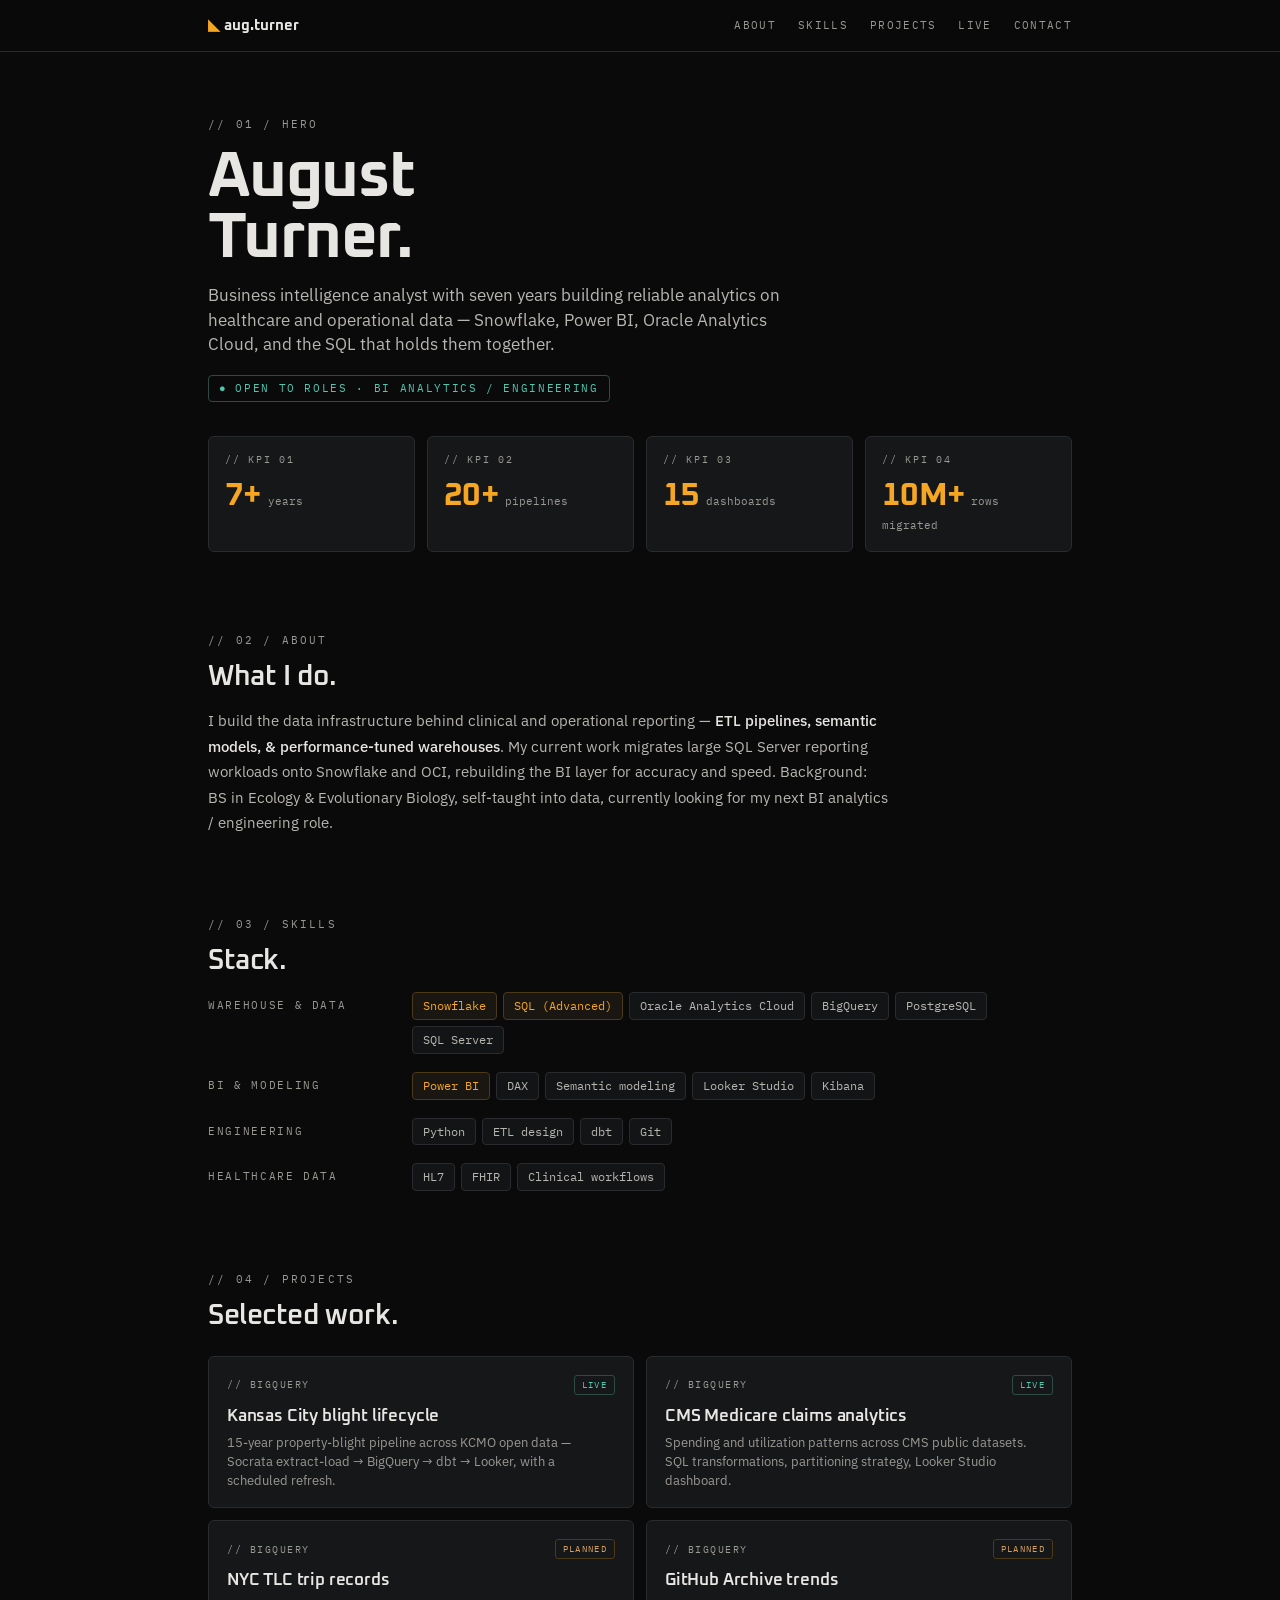
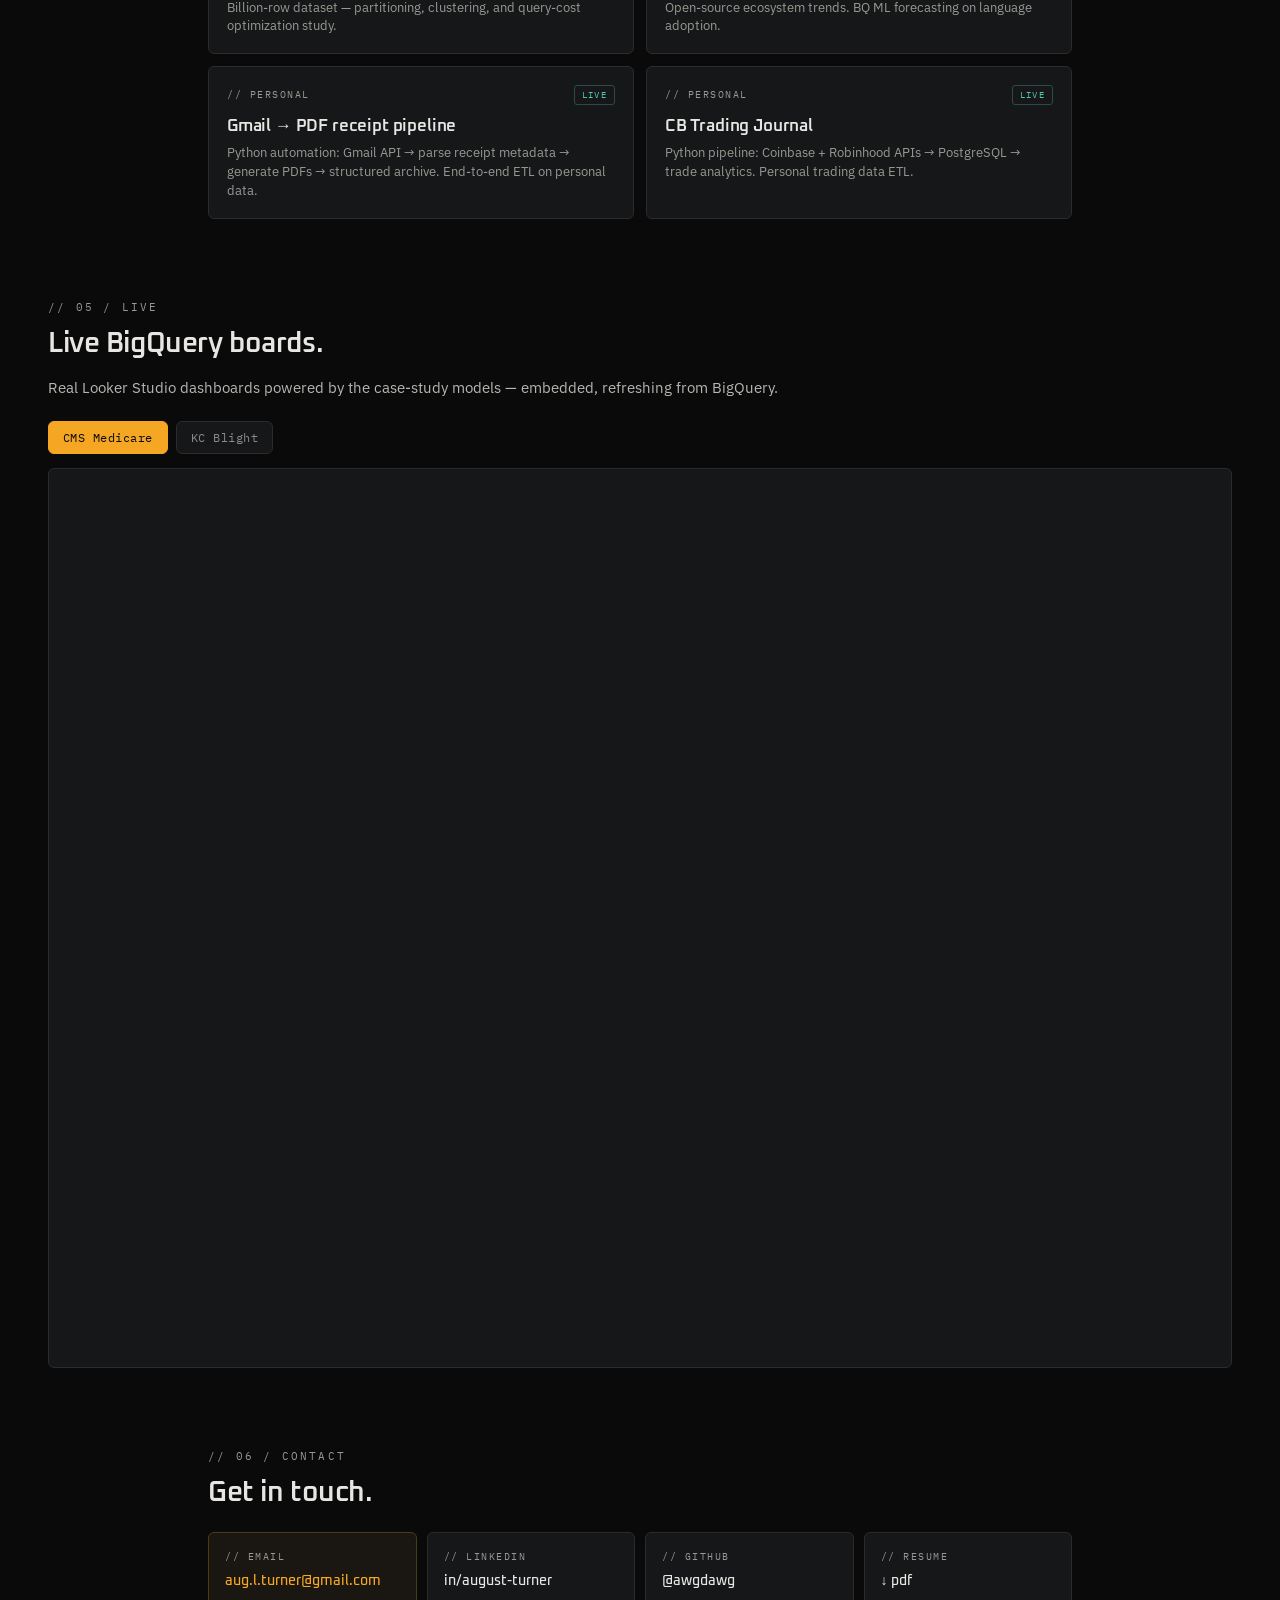
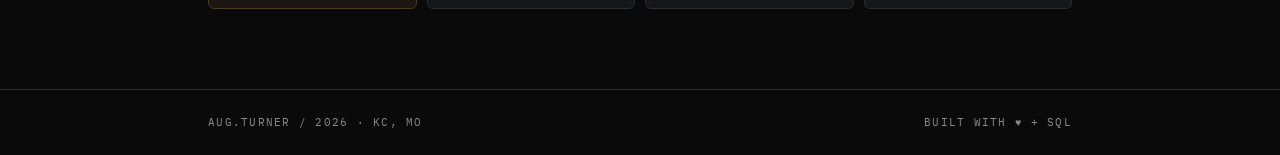
<file: index.html>
<!doctype html>
<html lang="en">
<head>
  <meta charset="utf-8">
  <meta name="viewport" content="width=device-width,initial-scale=1">
  <title>August Turner · BI / analytics engineering</title>
  <meta name="description" content="Business intelligence analyst with seven years building reliable analytics on healthcare and operational data.">
  <meta property="og:type" content="website">
  <meta property="og:title" content="August Turner · BI / analytics engineering">
  <meta property="og:description" content="Business intelligence analyst with seven years building reliable analytics on healthcare and operational data.">
  <meta property="og:url" content="https://augustturner.dev">
  <meta property="og:image" content="https://augustturner.dev/assets/og-image.png">
  <meta name="twitter:card" content="summary_large_image">
  <meta name="twitter:title" content="August Turner · BI / analytics engineering">
  <meta name="twitter:description" content="Business intelligence analyst with seven years building reliable analytics on healthcare and operational data.">
  <meta name="twitter:image" content="https://augustturner.dev/assets/og-image.png">
  <link rel="preconnect" href="https://fonts.googleapis.com">
  <link rel="preconnect" href="https://fonts.gstatic.com" crossorigin>
  <link rel="stylesheet" href="https://fonts.googleapis.com/css2?family=Oxanium:wght@400;500;600;700&family=IBM+Plex+Mono:wght@400;500&family=IBM+Plex+Sans:wght@400;500;600&display=swap">
  <link rel="stylesheet" href="assets/styles.css">
</head>
<body>
  <a class="skip-link" href="#main">Skip to content</a>
  <nav class="nav">
    <div class="container nav-inner">
      <a href="#" class="nav-brand">aug.turner</a>
      <ul class="nav-links">
        <li><a href="#about">About</a></li>
        <li><a href="#skills">Skills</a></li>
        <li><a href="#projects">Projects</a></li>
        <li><a href="#live">Live</a></li>
        <li><a href="#contact">Contact</a></li>
      </ul>
    </div>
  </nav>

  <main id="main">
    <section id="hero" class="container section hero">
  <div class="section-label">// 01 / hero</div>
  <h1 class="hero-name">August<br>Turner.</h1>
  <p class="hero-tagline">Business intelligence analyst with seven years building reliable analytics on healthcare and operational data — Snowflake, Power BI, Oracle Analytics Cloud, and the SQL that holds them together.</p>
  <span class="status-pill">Open to roles · BI Analytics / Engineering</span>

  <div class="kpi-grid">
    <div class="kpi"><div class="kpi-top"><span>// kpi 01</span></div><div><span class="kpi-val" data-target="7" data-suffix="+">7+</span><span class="kpi-unit">years</span></div></div>
    <div class="kpi"><div class="kpi-top"><span>// kpi 02</span></div><div><span class="kpi-val" data-target="20" data-suffix="+">20+</span><span class="kpi-unit">pipelines</span></div></div>
    <div class="kpi"><div class="kpi-top"><span>// kpi 03</span></div><div><span class="kpi-val" data-target="15">15</span><span class="kpi-unit">dashboards</span></div></div>
    <div class="kpi"><div class="kpi-top"><span>// kpi 04</span></div><div><span class="kpi-val" data-target="10" data-suffix="M+">10M+</span><span class="kpi-unit">rows migrated</span></div></div>
  </div>
</section>
    <section id="about" class="container section">
  <div class="section-label">// 02 / about</div>
  <h2 class="section-title">What I do.</h2>
  <p class="prose">
    I build the data infrastructure behind clinical and operational reporting — <strong>ETL pipelines, semantic models, &amp; performance-tuned warehouses</strong>. My current work migrates large SQL Server reporting workloads onto Snowflake and OCI, rebuilding the BI layer for accuracy and speed. Background: BS in Ecology &amp; Evolutionary Biology, self-taught into data, currently looking for my next BI analytics / engineering role.
  </p>
</section>
    <section id="skills" class="container section">
  <div class="section-label">// 03 / skills</div>
  <h2 class="section-title">Stack.</h2>
  <div class="skills-grid">
    <div class="skill-group-label">Warehouse &amp; data</div>
    <div class="pill-row">
      <span class="pill strong">Snowflake</span>
      <span class="pill strong">SQL (Advanced)</span>
      <span class="pill">Oracle Analytics Cloud</span>
      <span class="pill">BigQuery</span>
      <span class="pill">PostgreSQL</span>
      <span class="pill">SQL Server</span>
    </div>

    <div class="skill-group-label">BI &amp; modeling</div>
    <div class="pill-row">
      <span class="pill strong">Power BI</span>
      <span class="pill">DAX</span>
      <span class="pill">Semantic modeling</span>
      <span class="pill">Looker Studio</span>
      <span class="pill">Kibana</span>
    </div>

    <div class="skill-group-label">Engineering</div>
    <div class="pill-row">
      <span class="pill">Python</span>
      <span class="pill">ETL design</span>
      <span class="pill">dbt</span>
      <span class="pill">Git</span>
    </div>

    <div class="skill-group-label">Healthcare data</div>
    <div class="pill-row">
      <span class="pill">HL7</span>
      <span class="pill">FHIR</span>
      <span class="pill">Clinical workflows</span>
    </div>
  </div>
</section>
    <section id="projects" class="container section">
  <div class="section-label">// 04 / projects</div>
  <h2 class="section-title">Selected work.</h2>
  <div class="proj-grid">
    <a class="proj" href="projects/kc-blight.html">
      <div class="proj-top"><span>// bigquery</span><span class="badge live">live</span></div>
      <h3 class="proj-title">Kansas City blight lifecycle</h3>
      <p class="proj-desc">15-year property-blight pipeline across KCMO open data — Socrata extract-load → BigQuery → dbt → Looker, with a scheduled refresh.</p>
    </a>
    <a class="proj" href="projects/cms-medicare.html">
      <div class="proj-top"><span>// bigquery</span><span class="badge live">live</span></div>
      <h3 class="proj-title">CMS Medicare claims analytics</h3>
      <p class="proj-desc">Spending and utilization patterns across CMS public datasets. SQL transformations, partitioning strategy, Looker Studio dashboard.</p>
    </a>
    <a class="proj" href="projects/nyc-taxi.html">
      <div class="proj-top"><span>// bigquery</span><span class="badge planned">planned</span></div>
      <h3 class="proj-title">NYC TLC trip records</h3>
      <p class="proj-desc">Billion-row dataset — partitioning, clustering, and query-cost optimization study.</p>
    </a>
    <a class="proj" href="projects/github-archive.html">
      <div class="proj-top"><span>// bigquery</span><span class="badge planned">planned</span></div>
      <h3 class="proj-title">GitHub Archive trends</h3>
      <p class="proj-desc">Open-source ecosystem trends. BQ ML forecasting on language adoption.</p>
    </a>
    <a class="proj" href="projects/receipts-pipeline.html">
      <div class="proj-top"><span>// personal</span><span class="badge live">live</span></div>
      <h3 class="proj-title">Gmail → PDF receipt pipeline</h3>
      <p class="proj-desc">Python automation: Gmail API → parse receipt metadata → generate PDFs → structured archive. End-to-end ETL on personal data.</p>
    </a>
    <a class="proj" href="projects/cb-trading-journal.html">
      <div class="proj-top"><span>// personal</span><span class="badge live">live</span></div>
      <h3 class="proj-title">CB Trading Journal</h3>
      <p class="proj-desc">Python pipeline: Coinbase + Robinhood APIs → PostgreSQL → trade analytics. Personal trading data ETL.</p>
    </a>
  </div>
</section>
    <section id="live" class="container section">
  <div class="section-label">// 05 / live</div>
  <h2 class="section-title">Live BigQuery boards.</h2>
  <p class="prose" style="margin-bottom: 20px; max-width: none;">Real Looker Studio dashboards powered by the case-study models — embedded, refreshing from BigQuery.</p>
  <div class="bq-tabs" role="tablist">
    <button class="bq-tab active" role="tab" aria-selected="true" data-target="bq-cms">CMS Medicare</button>
    <button class="bq-tab" role="tab" aria-selected="false" data-target="bq-blight">KC Blight</button>
  </div>
  <div class="bq-embed bq-panel active" id="bq-cms">
    <iframe src="https://datastudio.google.com/embed/reporting/e620b108-dee9-4f15-923f-5cb0d60b7331/page/rAQzF"
            style="width:100%;height:100%;border:0;"
            loading="lazy"
            title="CMS Medicare cost-payment gap dashboard"
            allowfullscreen></iframe>
  </div>
  <div class="bq-embed bq-panel" id="bq-blight">
    <iframe data-src="https://datastudio.google.com/embed/reporting/c7ad0dd9-a109-43d1-8ac5-da0bbf8b855a/page/hjezF"
            style="width:100%;height:100%;border:0;"
            loading="lazy"
            title="Kansas City blight lifecycle dashboard"
            allowfullscreen></iframe>
  </div>
</section>
    <section id="contact" class="container section">
  <div class="section-label">// 06 / contact</div>
  <h2 class="section-title">Get in touch.</h2>
  <div class="contact-grid">
    <a class="contact-card cta" href="mailto:aug.l.turner@gmail.com">
      <div class="contact-label">// email</div>
      <div class="contact-val">aug.l.turner@gmail.com</div>
    </a>
    <a class="contact-card" href="https://linkedin.com/in/august-turner-702518123" target="_blank" rel="noopener">
      <div class="contact-label">// linkedin</div>
      <div class="contact-val">in/august-turner</div>
    </a>
    <a class="contact-card" href="https://github.com/awgdawg" target="_blank" rel="noopener">
      <div class="contact-label">// github</div>
      <div class="contact-val">@awgdawg</div>
    </a>
    <a class="contact-card" href="assets/resume.pdf" download>
      <div class="contact-label">// resume</div>
      <div class="contact-val">↓ pdf</div>
    </a>
  </div>
</section>
  </main>

  <footer class="footer">
    <div class="container footer-inner">
      <span>aug.turner / 2026 · KC, MO</span>
      <span>built with ♥ + SQL</span>
    </div>
  </footer>
  <script src="assets/app.js" defer></script>
</body>
</html>
</file>
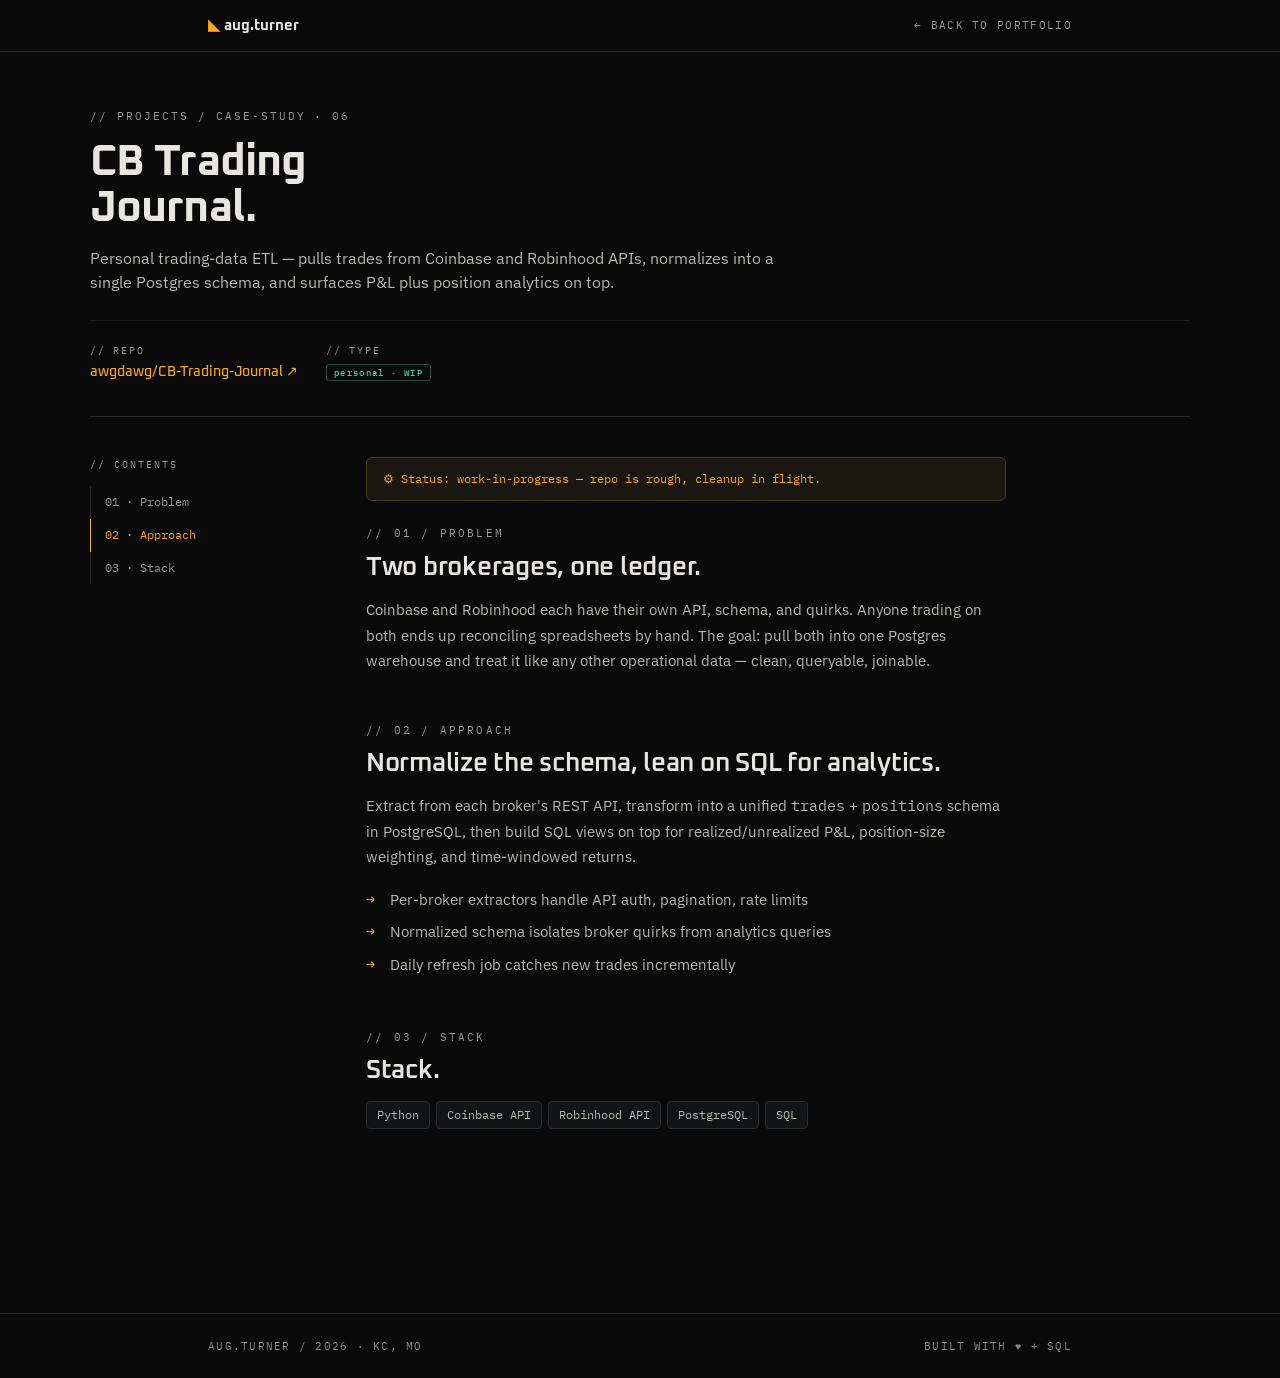
<file: projects/cb-trading-journal.html>
<!doctype html>
<html lang="en">
<head>
  <meta charset="utf-8">
  <meta name="viewport" content="width=device-width,initial-scale=1">
  <title>CB Trading Journal — August Turner</title>
  <meta name="description" content="Personal project (WIP): Python ETL pulling trades from Coinbase + Robinhood APIs into a unified PostgreSQL ledger.">
  <meta property="og:type" content="website">
  <meta property="og:title" content="CB Trading Journal — August Turner">
  <meta property="og:description" content="Personal project (WIP): Python ETL pulling trades from Coinbase + Robinhood APIs into a unified PostgreSQL ledger.">
  <meta property="og:url" content="https://augustturner.dev/projects/cb-trading-journal.html">
  <meta property="og:image" content="https://augustturner.dev/assets/og-image.png">
  <meta name="twitter:card" content="summary_large_image">
  <meta name="twitter:title" content="CB Trading Journal — August Turner">
  <meta name="twitter:description" content="Personal project (WIP): Python ETL pulling trades from Coinbase + Robinhood APIs into a unified PostgreSQL ledger.">
  <meta name="twitter:image" content="https://augustturner.dev/assets/og-image.png">
  <link rel="preconnect" href="https://fonts.googleapis.com">
  <link rel="preconnect" href="https://fonts.gstatic.com" crossorigin>
  <link rel="stylesheet" href="https://fonts.googleapis.com/css2?family=Oxanium:wght@400;500;600;700&family=IBM+Plex+Mono:wght@400;500&family=IBM+Plex+Sans:wght@400;500;600&display=swap">
  <link rel="stylesheet" href="../assets/styles.css">
</head>
<body>
  <a class="skip-link" href="#main">Skip to content</a>
  <nav class="nav">
    <div class="container nav-inner">
      <a href="../" class="nav-brand">aug.turner</a>
      <a href="../#projects" class="nav-links" style="font-family:var(--font-mono);font-size:11px;color:var(--text-dim);letter-spacing:0.12em;text-transform:uppercase;">← back to portfolio</a>
    </div>
  </nav>

  <header class="cs-container cs-header">
    <div class="cs-crumb">// projects / case-study · 06</div>
    <h1 class="cs-title">CB Trading<br>Journal.</h1>
    <p class="cs-subtitle">Personal trading-data ETL — pulls trades from Coinbase and Robinhood APIs, normalizes into a single Postgres schema, and surfaces P&amp;L plus position analytics on top.</p>
    <div class="cs-meta">
      <div class="cs-meta-item"><div class="lbl">// repo</div><div class="val"><a href="https://github.com/awgdawg/CB-Trading-Journal" target="_blank" rel="noopener" style="color:var(--accent)">awgdawg/CB-Trading-Journal ↗</a></div></div>
      <div class="cs-meta-item"><div class="lbl">// type</div><div class="val"><span class="badge live">personal · WIP</span></div></div>
    </div>
  </header>

  <div class="cs-container cs-body">
    <aside class="cs-toc">
      <div class="toc-label">// contents</div>
      <ul>
        <li class="active"><a href="#problem">01 · Problem</a></li>
        <li><a href="#approach">02 · Approach</a></li>
        <li><a href="#stack">03 · Stack</a></li>
      </ul>
    </aside>

    <main id="main">
      <div class="dev-banner">Status: work-in-progress — repo is rough, cleanup in flight.</div>

      <section id="problem" class="cs-section">
        <div class="cs-section-num">// 01 / problem</div>
        <h2>Two brokerages, one ledger.</h2>
        <p>Coinbase and Robinhood each have their own API, schema, and quirks. Anyone trading on both ends up reconciling spreadsheets by hand. The goal: pull both into one Postgres warehouse and treat it like any other operational data — clean, queryable, joinable.</p>
      </section>

      <section id="approach" class="cs-section">
        <div class="cs-section-num">// 02 / approach</div>
        <h2>Normalize the schema, lean on SQL for analytics.</h2>
        <p>Extract from each broker's REST API, transform into a unified <code class="mono">trades</code> + <code class="mono">positions</code> schema in PostgreSQL, then build SQL views on top for realized/unrealized P&amp;L, position-size weighting, and time-windowed returns.</p>
        <ul>
          <li>Per-broker extractors handle API auth, pagination, rate limits</li>
          <li>Normalized schema isolates broker quirks from analytics queries</li>
          <li>Daily refresh job catches new trades incrementally</li>
        </ul>
      </section>

      <section id="stack" class="cs-section">
        <div class="cs-section-num">// 03 / stack</div>
        <h2>Stack.</h2>
        <div class="pill-row">
          <span class="pill">Python</span>
          <span class="pill">Coinbase API</span>
          <span class="pill">Robinhood API</span>
          <span class="pill">PostgreSQL</span>
          <span class="pill">SQL</span>
        </div>
      </section>
    </main>
  </div>

  <footer class="footer">
    <div class="container footer-inner">
      <span>aug.turner / 2026 · KC, MO</span>
      <span>built with ♥ + SQL</span>
    </div>
  </footer>

  <script>
    // Active TOC highlight on scroll
    const tocLinks = document.querySelectorAll('.cs-toc li');
    const sections = document.querySelectorAll('.cs-section[id]');
    const obs = new IntersectionObserver((entries) => {
      entries.forEach((e) => {
        if (!e.isIntersecting) return;
        const id = e.target.id;
        tocLinks.forEach((li) => li.classList.toggle('active', li.querySelector('a').getAttribute('href') === '#' + id));
      });
    }, { rootMargin: '-30% 0px -65% 0px' });
    sections.forEach((s) => obs.observe(s));
  </script>
</body>
</html>
</file>
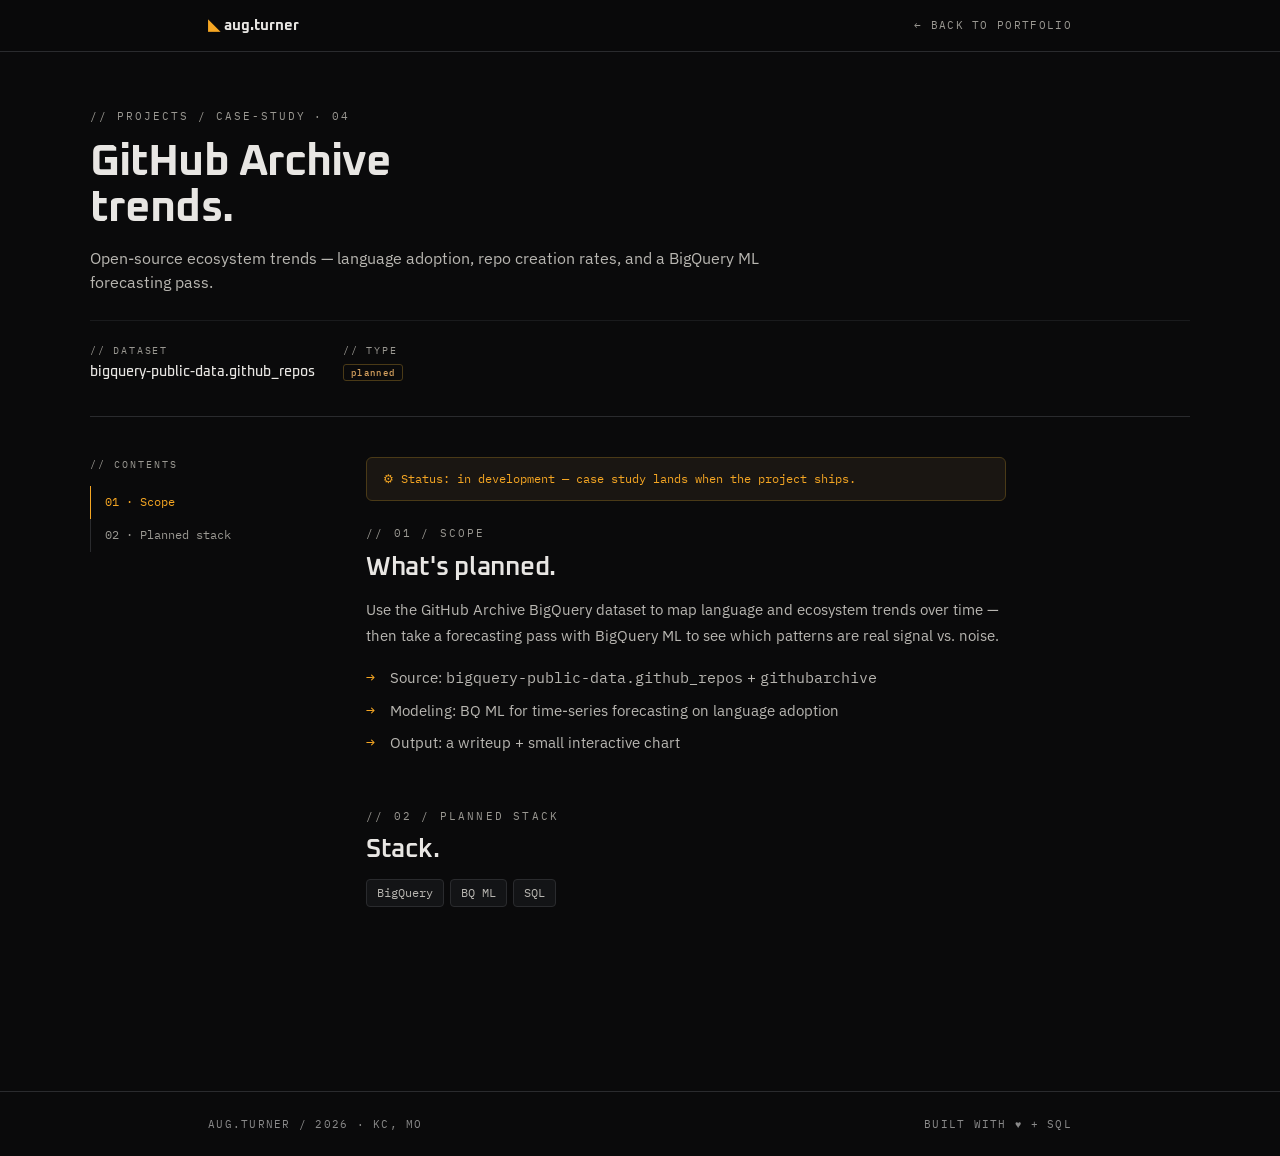
<file: projects/github-archive.html>
<!doctype html>
<html lang="en">
<head>
  <meta charset="utf-8">
  <meta name="viewport" content="width=device-width,initial-scale=1">
  <title>GitHub Archive trends — August Turner</title>
  <meta name="description" content="BigQuery case study (in development): open-source ecosystem trends with BigQuery ML forecasting.">
  <meta property="og:type" content="website">
  <meta property="og:title" content="GitHub Archive trends — August Turner">
  <meta property="og:description" content="BigQuery case study (in development): open-source ecosystem trends with BigQuery ML forecasting.">
  <meta property="og:url" content="https://augustturner.dev/projects/github-archive.html">
  <meta property="og:image" content="https://augustturner.dev/assets/og-image.png">
  <meta name="twitter:card" content="summary_large_image">
  <meta name="twitter:title" content="GitHub Archive trends — August Turner">
  <meta name="twitter:description" content="BigQuery case study (in development): open-source ecosystem trends with BigQuery ML forecasting.">
  <meta name="twitter:image" content="https://augustturner.dev/assets/og-image.png">
  <link rel="preconnect" href="https://fonts.googleapis.com">
  <link rel="preconnect" href="https://fonts.gstatic.com" crossorigin>
  <link rel="stylesheet" href="https://fonts.googleapis.com/css2?family=Oxanium:wght@400;500;600;700&family=IBM+Plex+Mono:wght@400;500&family=IBM+Plex+Sans:wght@400;500;600&display=swap">
  <link rel="stylesheet" href="../assets/styles.css">
</head>
<body>
  <a class="skip-link" href="#main">Skip to content</a>
  <nav class="nav">
    <div class="container nav-inner">
      <a href="../" class="nav-brand">aug.turner</a>
      <a href="../#projects" class="nav-links" style="font-family:var(--font-mono);font-size:11px;color:var(--text-dim);letter-spacing:0.12em;text-transform:uppercase;">← back to portfolio</a>
    </div>
  </nav>

  <header class="cs-container cs-header">
    <div class="cs-crumb">// projects / case-study · 04</div>
    <h1 class="cs-title">GitHub Archive<br>trends.</h1>
    <p class="cs-subtitle">Open-source ecosystem trends — language adoption, repo creation rates, and a BigQuery ML forecasting pass.</p>
    <div class="cs-meta">
      <div class="cs-meta-item"><div class="lbl">// dataset</div><div class="val">bigquery-public-data.github_repos</div></div>
      <div class="cs-meta-item"><div class="lbl">// type</div><div class="val"><span class="badge planned">planned</span></div></div>
    </div>
  </header>

  <div class="cs-container cs-body">
    <aside class="cs-toc">
      <div class="toc-label">// contents</div>
      <ul>
        <li class="active"><a href="#scope">01 · Scope</a></li>
        <li><a href="#stack">02 · Planned stack</a></li>
      </ul>
    </aside>

    <main id="main">
      <div class="dev-banner">Status: in development — case study lands when the project ships.</div>

      <section id="scope" class="cs-section">
        <div class="cs-section-num">// 01 / scope</div>
        <h2>What's planned.</h2>
        <p>Use the GitHub Archive BigQuery dataset to map language and ecosystem trends over time — then take a forecasting pass with BigQuery ML to see which patterns are real signal vs. noise.</p>
        <ul>
          <li>Source: <code class="mono">bigquery-public-data.github_repos</code> + <code class="mono">githubarchive</code></li>
          <li>Modeling: BQ ML for time-series forecasting on language adoption</li>
          <li>Output: a writeup + small interactive chart</li>
        </ul>
      </section>

      <section id="stack" class="cs-section">
        <div class="cs-section-num">// 02 / planned stack</div>
        <h2>Stack.</h2>
        <div class="pill-row">
          <span class="pill">BigQuery</span>
          <span class="pill">BQ ML</span>
          <span class="pill">SQL</span>
        </div>
      </section>
    </main>
  </div>

  <footer class="footer">
    <div class="container footer-inner">
      <span>aug.turner / 2026 · KC, MO</span>
      <span>built with ♥ + SQL</span>
    </div>
  </footer>

  <script>
    // Active TOC highlight on scroll
    const tocLinks = document.querySelectorAll('.cs-toc li');
    const sections = document.querySelectorAll('.cs-section[id]');
    const obs = new IntersectionObserver((entries) => {
      entries.forEach((e) => {
        if (!e.isIntersecting) return;
        const id = e.target.id;
        tocLinks.forEach((li) => li.classList.toggle('active', li.querySelector('a').getAttribute('href') === '#' + id));
      });
    }, { rootMargin: '-30% 0px -65% 0px' });
    sections.forEach((s) => obs.observe(s));
  </script>
</body>
</html>
</file>
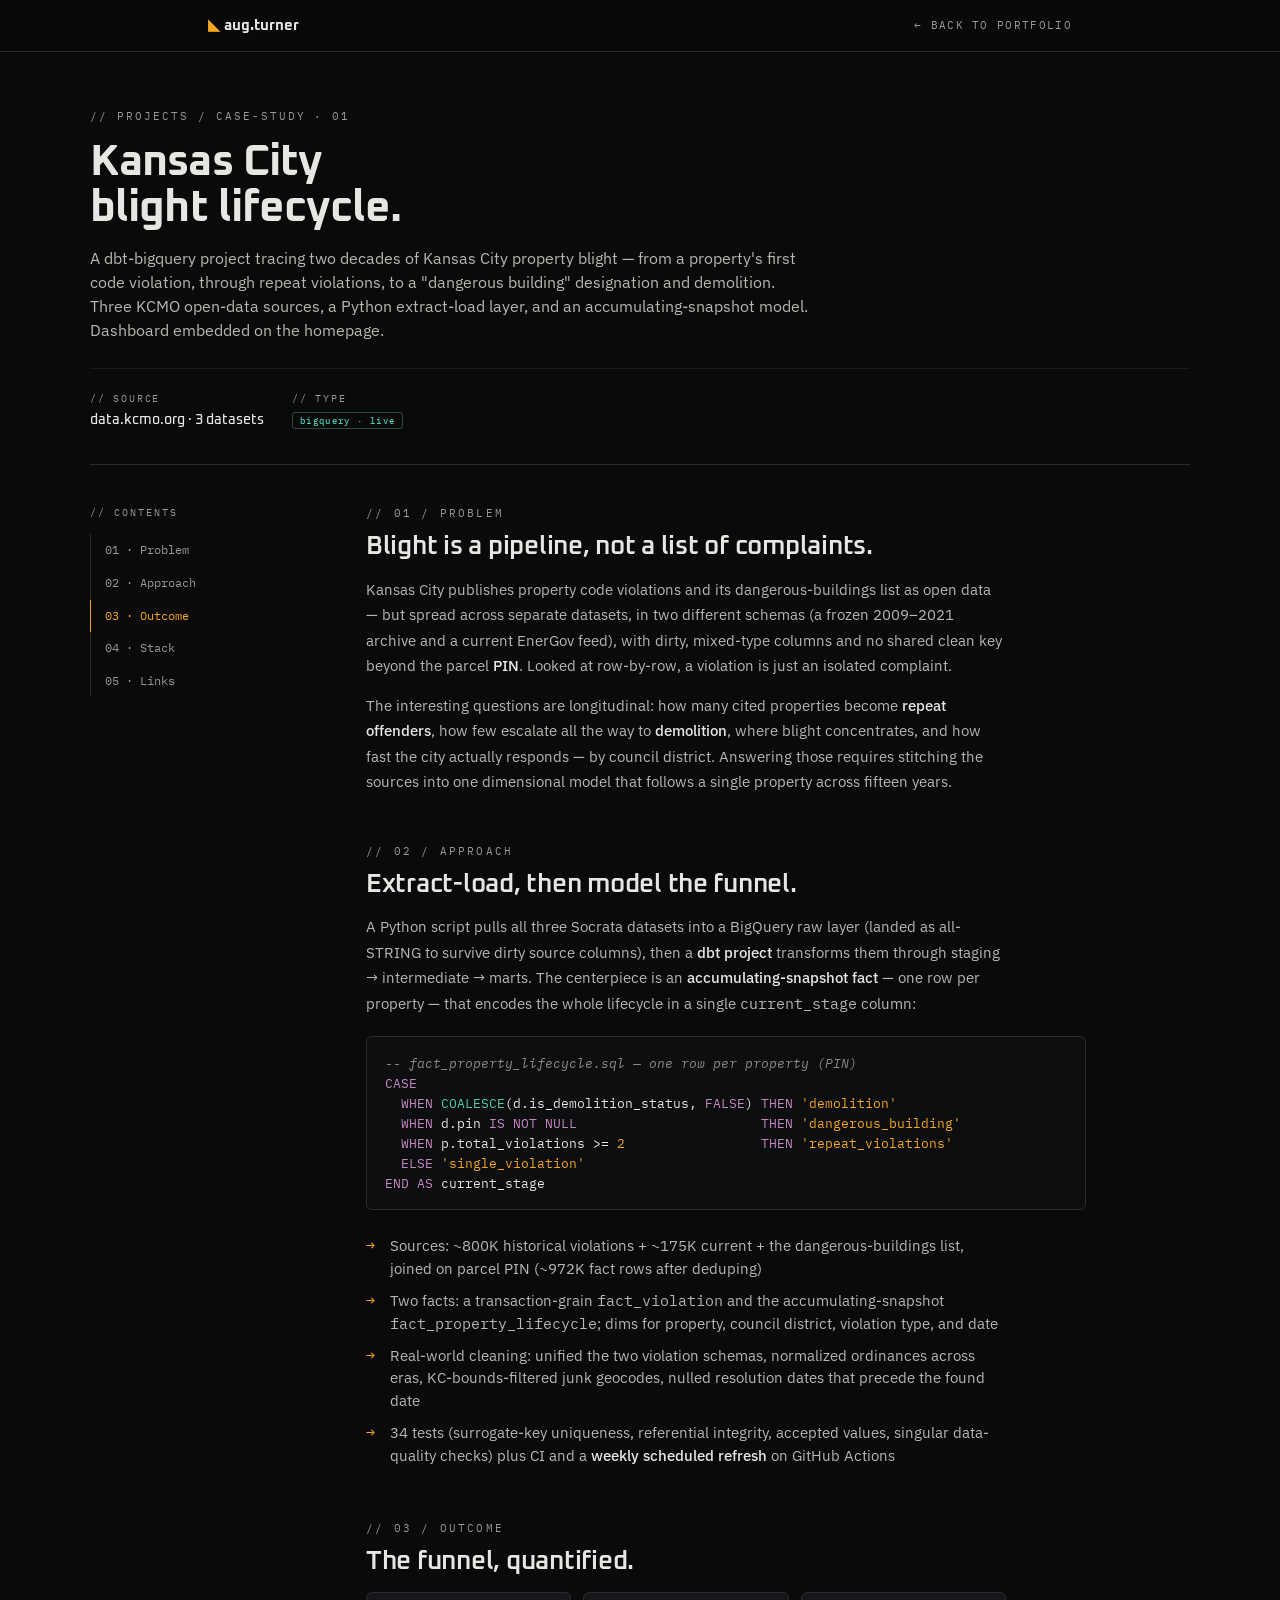
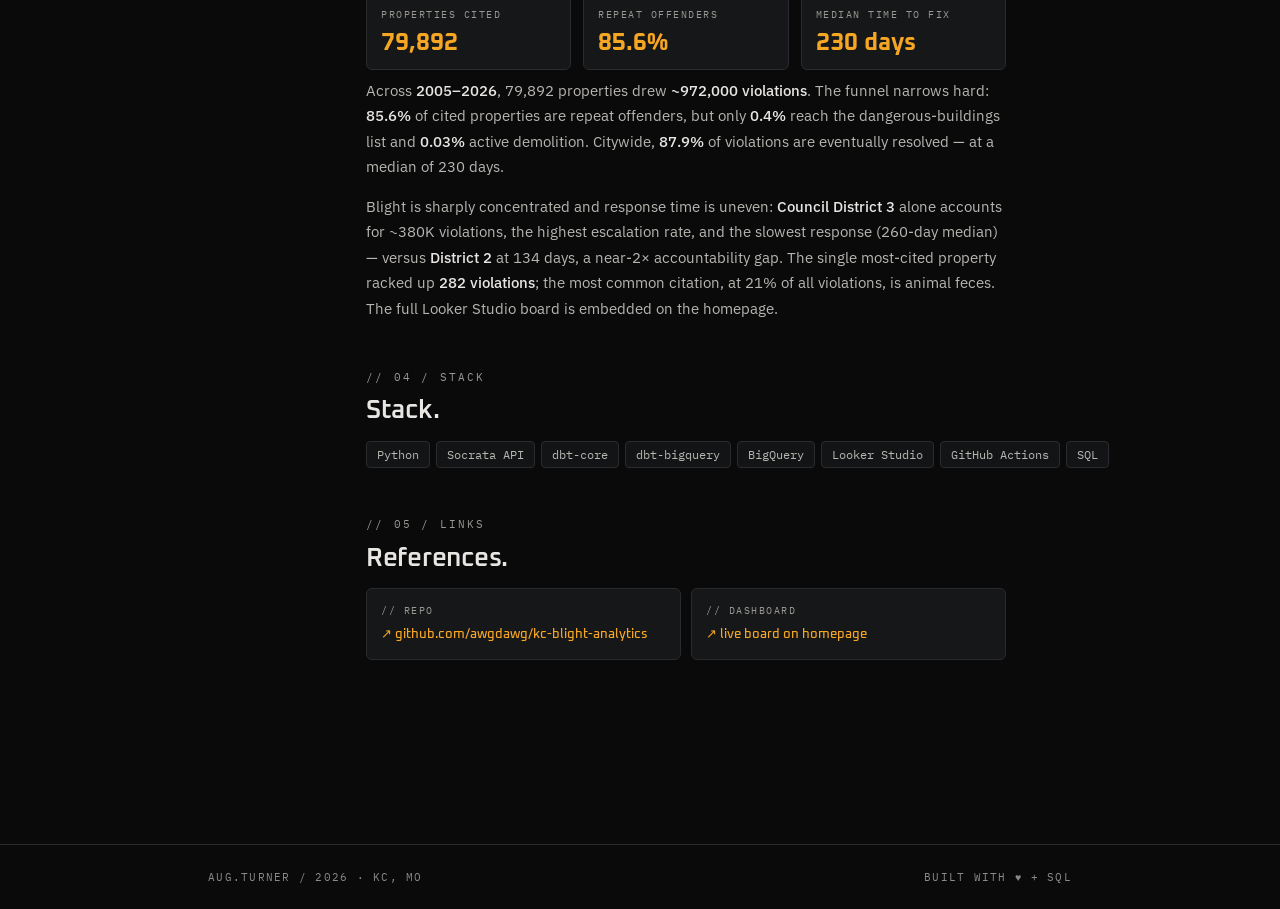
<file: projects/kc-blight.html>
<!doctype html>
<html lang="en">
<head>
  <meta charset="utf-8">
  <meta name="viewport" content="width=device-width,initial-scale=1">
  <title>Kansas City blight lifecycle — August Turner</title>
  <meta name="description" content="dbt-bigquery case study: 15 years of Kansas City property blight, from first violation to dangerous-building and demolition. Socrata extract-load, accumulating-snapshot model, Looker Studio dashboard.">
  <meta property="og:type" content="website">
  <meta property="og:title" content="Kansas City blight lifecycle — August Turner">
  <meta property="og:description" content="dbt-bigquery case study: 15 years of Kansas City property blight, modeled as a funnel from violation to demolition.">
  <meta property="og:url" content="https://augustturner.dev/projects/kc-blight.html">
  <meta property="og:image" content="https://augustturner.dev/assets/og-image.png">
  <meta name="twitter:card" content="summary_large_image">
  <meta name="twitter:title" content="Kansas City blight lifecycle — August Turner">
  <meta name="twitter:description" content="dbt-bigquery case study: 15 years of Kansas City property blight, modeled as a funnel from violation to demolition.">
  <meta name="twitter:image" content="https://augustturner.dev/assets/og-image.png">
  <link rel="preconnect" href="https://fonts.googleapis.com">
  <link rel="preconnect" href="https://fonts.gstatic.com" crossorigin>
  <link rel="stylesheet" href="https://fonts.googleapis.com/css2?family=Oxanium:wght@400;500;600;700&family=IBM+Plex+Mono:wght@400;500&family=IBM+Plex+Sans:wght@400;500;600&display=swap">
  <link rel="stylesheet" href="../assets/styles.css">
</head>
<body>
  <a class="skip-link" href="#main">Skip to content</a>
  <nav class="nav">
    <div class="container nav-inner">
      <a href="../" class="nav-brand">aug.turner</a>
      <a href="../#projects" class="nav-links" style="font-family:var(--font-mono);font-size:11px;color:var(--text-dim);letter-spacing:0.12em;text-transform:uppercase;">← back to portfolio</a>
    </div>
  </nav>

  <header class="cs-container cs-header">
    <div class="cs-crumb">// projects / case-study · 01</div>
    <h1 class="cs-title">Kansas City<br>blight lifecycle.</h1>
    <p class="cs-subtitle">A dbt-bigquery project tracing two decades of Kansas City property blight — from a property's first code violation, through repeat violations, to a "dangerous building" designation and demolition. Three KCMO open-data sources, a Python extract-load layer, and an accumulating-snapshot model. Dashboard embedded on the homepage.</p>
    <div class="cs-meta">
      <div class="cs-meta-item"><div class="lbl">// source</div><div class="val">data.kcmo.org · 3 datasets</div></div>
      <div class="cs-meta-item"><div class="lbl">// type</div><div class="val"><span class="badge live">bigquery · live</span></div></div>
    </div>
  </header>

  <div class="cs-container cs-body">
    <aside class="cs-toc">
      <div class="toc-label">// contents</div>
      <ul>
        <li class="active"><a href="#problem">01 · Problem</a></li>
        <li><a href="#approach">02 · Approach</a></li>
        <li><a href="#outcome">03 · Outcome</a></li>
        <li><a href="#stack">04 · Stack</a></li>
        <li><a href="#links">05 · Links</a></li>
      </ul>
    </aside>

    <main id="main">
      <section id="problem" class="cs-section">
        <div class="cs-section-num">// 01 / problem</div>
        <h2>Blight is a pipeline, not a list of complaints.</h2>
        <p>Kansas City publishes property code violations and its dangerous-buildings list as open data — but spread across separate datasets, in two different schemas (a frozen 2009–2021 archive and a current EnerGov feed), with dirty, mixed-type columns and no shared clean key beyond the parcel <strong>PIN</strong>. Looked at row-by-row, a violation is just an isolated complaint.</p>
        <p>The interesting questions are longitudinal: how many cited properties become <strong>repeat offenders</strong>, how few escalate all the way to <strong>demolition</strong>, where blight concentrates, and how fast the city actually responds — by council district. Answering those requires stitching the sources into one dimensional model that follows a single property across fifteen years.</p>
      </section>

      <section id="approach" class="cs-section">
        <div class="cs-section-num">// 02 / approach</div>
        <h2>Extract-load, then model the funnel.</h2>
        <p>A Python script pulls all three Socrata datasets into a BigQuery raw layer (landed as all-STRING to survive dirty source columns), then a <strong>dbt project</strong> transforms them through staging → intermediate → marts. The centerpiece is an <strong>accumulating-snapshot fact</strong> — one row per property — that encodes the whole lifecycle in a single <code class="mono">current_stage</code> column:</p>
        <pre class="code-block"><span class="sql-comment">-- fact_property_lifecycle.sql — one row per property (PIN)</span>
<span class="sql-keyword">CASE</span>
  <span class="sql-keyword">WHEN</span> <span class="sql-fn">COALESCE</span>(d.is_demolition_status, <span class="sql-keyword">FALSE</span>) <span class="sql-keyword">THEN</span> <span class="sql-string">'demolition'</span>
  <span class="sql-keyword">WHEN</span> d.pin <span class="sql-keyword">IS NOT NULL</span>                       <span class="sql-keyword">THEN</span> <span class="sql-string">'dangerous_building'</span>
  <span class="sql-keyword">WHEN</span> p.total_violations &gt;= <span class="sql-string">2</span>                 <span class="sql-keyword">THEN</span> <span class="sql-string">'repeat_violations'</span>
  <span class="sql-keyword">ELSE</span> <span class="sql-string">'single_violation'</span>
<span class="sql-keyword">END</span> <span class="sql-keyword">AS</span> current_stage</pre>
        <ul>
          <li>Sources: ~800K historical violations + ~175K current + the dangerous-buildings list, joined on parcel PIN (~972K fact rows after deduping)</li>
          <li>Two facts: a transaction-grain <code class="mono">fact_violation</code> and the accumulating-snapshot <code class="mono">fact_property_lifecycle</code>; dims for property, council district, violation type, and date</li>
          <li>Real-world cleaning: unified the two violation schemas, normalized ordinances across eras, KC-bounds-filtered junk geocodes, nulled resolution dates that precede the found date</li>
          <li>34 tests (surrogate-key uniqueness, referential integrity, accepted values, singular data-quality checks) plus CI and a <strong>weekly scheduled refresh</strong> on GitHub Actions</li>
        </ul>
      </section>

      <section id="outcome" class="cs-section">
        <div class="cs-section-num">// 03 / outcome</div>
        <h2>The funnel, quantified.</h2>
        <div class="outcome-grid">
          <div class="outcome"><div class="lbl">properties cited</div><div class="val">79,892</div></div>
          <div class="outcome"><div class="lbl">repeat offenders</div><div class="val">85.6%</div></div>
          <div class="outcome"><div class="lbl">median time to fix</div><div class="val">230 days</div></div>
        </div>
        <p>Across <strong>2005–2026</strong>, 79,892 properties drew <strong>~972,000 violations</strong>. The funnel narrows hard: <strong>85.6%</strong> of cited properties are repeat offenders, but only <strong>0.4%</strong> reach the dangerous-buildings list and <strong>0.03%</strong> active demolition. Citywide, <strong>87.9%</strong> of violations are eventually resolved — at a median of 230 days.</p>
        <p>Blight is sharply concentrated and response time is uneven: <strong>Council District 3</strong> alone accounts for ~380K violations, the highest escalation rate, and the slowest response (260-day median) — versus <strong>District 2</strong> at 134 days, a near-2× accountability gap. The single most-cited property racked up <strong>282 violations</strong>; the most common citation, at 21% of all violations, is animal feces. The full Looker Studio board is embedded on the homepage.</p>
      </section>

      <section id="stack" class="cs-section">
        <div class="cs-section-num">// 04 / stack</div>
        <h2>Stack.</h2>
        <div class="pill-row">
          <span class="pill">Python</span>
          <span class="pill">Socrata API</span>
          <span class="pill">dbt-core</span>
          <span class="pill">dbt-bigquery</span>
          <span class="pill">BigQuery</span>
          <span class="pill">Looker Studio</span>
          <span class="pill">GitHub Actions</span>
          <span class="pill">SQL</span>
        </div>
      </section>

      <section id="links" class="cs-section">
        <div class="cs-section-num">// 05 / links</div>
        <h2>References.</h2>
        <div class="link-row">
          <div class="link-card"><div class="lbl">// repo</div><div class="val"><a href="https://github.com/awgdawg/kc-blight-analytics" target="_blank" rel="noopener" style="color:var(--accent)">↗ github.com/awgdawg/kc-blight-analytics</a></div></div>
          <div class="link-card"><div class="lbl">// dashboard</div><div class="val"><a href="../#live" style="color:var(--accent)">↗ live board on homepage</a></div></div>
        </div>
      </section>
    </main>
  </div>

  <footer class="footer">
    <div class="container footer-inner">
      <span>aug.turner / 2026 · KC, MO</span>
      <span>built with ♥ + SQL</span>
    </div>
  </footer>

  <script>
    const tocLinks = document.querySelectorAll('.cs-toc li');
    const sections = document.querySelectorAll('.cs-section[id]');
    const obs = new IntersectionObserver((entries) => {
      entries.forEach((e) => {
        if (!e.isIntersecting) return;
        const id = e.target.id;
        tocLinks.forEach((li) => li.classList.toggle('active', li.querySelector('a').getAttribute('href') === '#' + id));
      });
    }, { rootMargin: '-30% 0px -65% 0px' });
    sections.forEach((s) => obs.observe(s));
  </script>
</body>
</html>
</file>
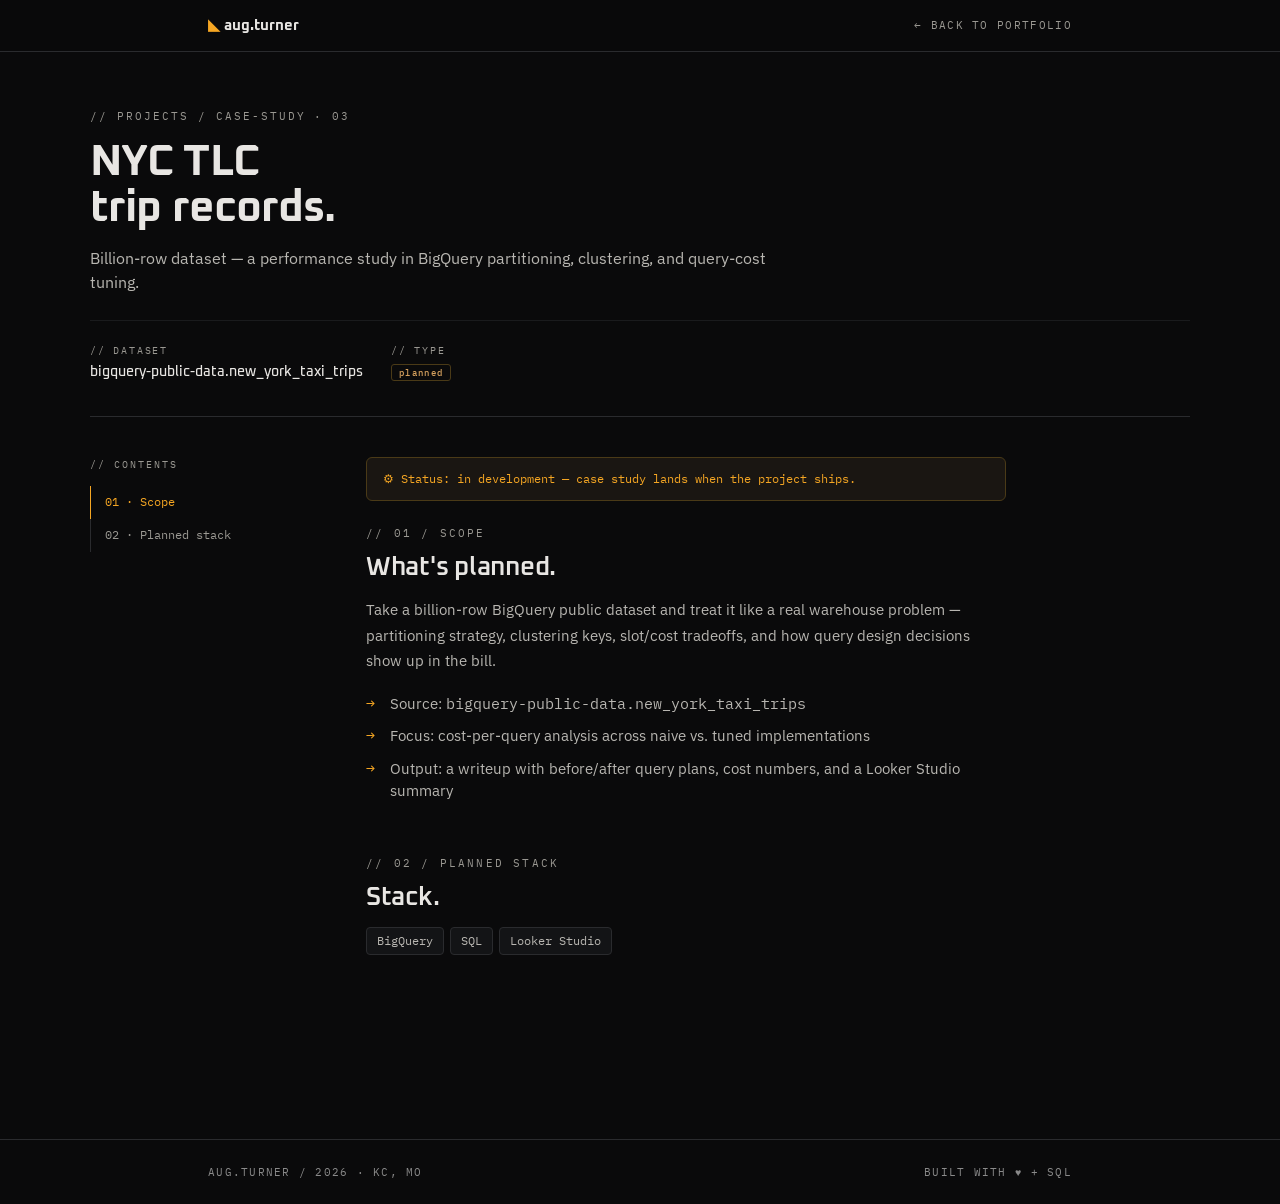
<file: projects/nyc-taxi.html>
<!doctype html>
<html lang="en">
<head>
  <meta charset="utf-8">
  <meta name="viewport" content="width=device-width,initial-scale=1">
  <title>NYC TLC trip records — August Turner</title>
  <meta name="description" content="BigQuery case study (in development): billion-row dataset, partitioning and query-cost optimization study.">
  <meta property="og:type" content="website">
  <meta property="og:title" content="NYC TLC trip records — August Turner">
  <meta property="og:description" content="BigQuery case study (in development): billion-row dataset, partitioning and query-cost optimization study.">
  <meta property="og:url" content="https://augustturner.dev/projects/nyc-taxi.html">
  <meta property="og:image" content="https://augustturner.dev/assets/og-image.png">
  <meta name="twitter:card" content="summary_large_image">
  <meta name="twitter:title" content="NYC TLC trip records — August Turner">
  <meta name="twitter:description" content="BigQuery case study (in development): billion-row dataset, partitioning and query-cost optimization study.">
  <meta name="twitter:image" content="https://augustturner.dev/assets/og-image.png">
  <link rel="preconnect" href="https://fonts.googleapis.com">
  <link rel="preconnect" href="https://fonts.gstatic.com" crossorigin>
  <link rel="stylesheet" href="https://fonts.googleapis.com/css2?family=Oxanium:wght@400;500;600;700&family=IBM+Plex+Mono:wght@400;500&family=IBM+Plex+Sans:wght@400;500;600&display=swap">
  <link rel="stylesheet" href="../assets/styles.css">
</head>
<body>
  <a class="skip-link" href="#main">Skip to content</a>
  <nav class="nav">
    <div class="container nav-inner">
      <a href="../" class="nav-brand">aug.turner</a>
      <a href="../#projects" class="nav-links" style="font-family:var(--font-mono);font-size:11px;color:var(--text-dim);letter-spacing:0.12em;text-transform:uppercase;">← back to portfolio</a>
    </div>
  </nav>

  <header class="cs-container cs-header">
    <div class="cs-crumb">// projects / case-study · 03</div>
    <h1 class="cs-title">NYC TLC<br>trip records.</h1>
    <p class="cs-subtitle">Billion-row dataset — a performance study in BigQuery partitioning, clustering, and query-cost tuning.</p>
    <div class="cs-meta">
      <div class="cs-meta-item"><div class="lbl">// dataset</div><div class="val">bigquery-public-data.new_york_taxi_trips</div></div>
      <div class="cs-meta-item"><div class="lbl">// type</div><div class="val"><span class="badge planned">planned</span></div></div>
    </div>
  </header>

  <div class="cs-container cs-body">
    <aside class="cs-toc">
      <div class="toc-label">// contents</div>
      <ul>
        <li class="active"><a href="#scope">01 · Scope</a></li>
        <li><a href="#stack">02 · Planned stack</a></li>
      </ul>
    </aside>

    <main id="main">
      <div class="dev-banner">Status: in development — case study lands when the project ships.</div>

      <section id="scope" class="cs-section">
        <div class="cs-section-num">// 01 / scope</div>
        <h2>What's planned.</h2>
        <p>Take a billion-row BigQuery public dataset and treat it like a real warehouse problem — partitioning strategy, clustering keys, slot/cost tradeoffs, and how query design decisions show up in the bill.</p>
        <ul>
          <li>Source: <code class="mono">bigquery-public-data.new_york_taxi_trips</code></li>
          <li>Focus: cost-per-query analysis across naive vs. tuned implementations</li>
          <li>Output: a writeup with before/after query plans, cost numbers, and a Looker Studio summary</li>
        </ul>
      </section>

      <section id="stack" class="cs-section">
        <div class="cs-section-num">// 02 / planned stack</div>
        <h2>Stack.</h2>
        <div class="pill-row">
          <span class="pill">BigQuery</span>
          <span class="pill">SQL</span>
          <span class="pill">Looker Studio</span>
        </div>
      </section>
    </main>
  </div>

  <footer class="footer">
    <div class="container footer-inner">
      <span>aug.turner / 2026 · KC, MO</span>
      <span>built with ♥ + SQL</span>
    </div>
  </footer>

  <script>
    // Active TOC highlight on scroll
    const tocLinks = document.querySelectorAll('.cs-toc li');
    const sections = document.querySelectorAll('.cs-section[id]');
    const obs = new IntersectionObserver((entries) => {
      entries.forEach((e) => {
        if (!e.isIntersecting) return;
        const id = e.target.id;
        tocLinks.forEach((li) => li.classList.toggle('active', li.querySelector('a').getAttribute('href') === '#' + id));
      });
    }, { rootMargin: '-30% 0px -65% 0px' });
    sections.forEach((s) => obs.observe(s));
  </script>
</body>
</html>
</file>
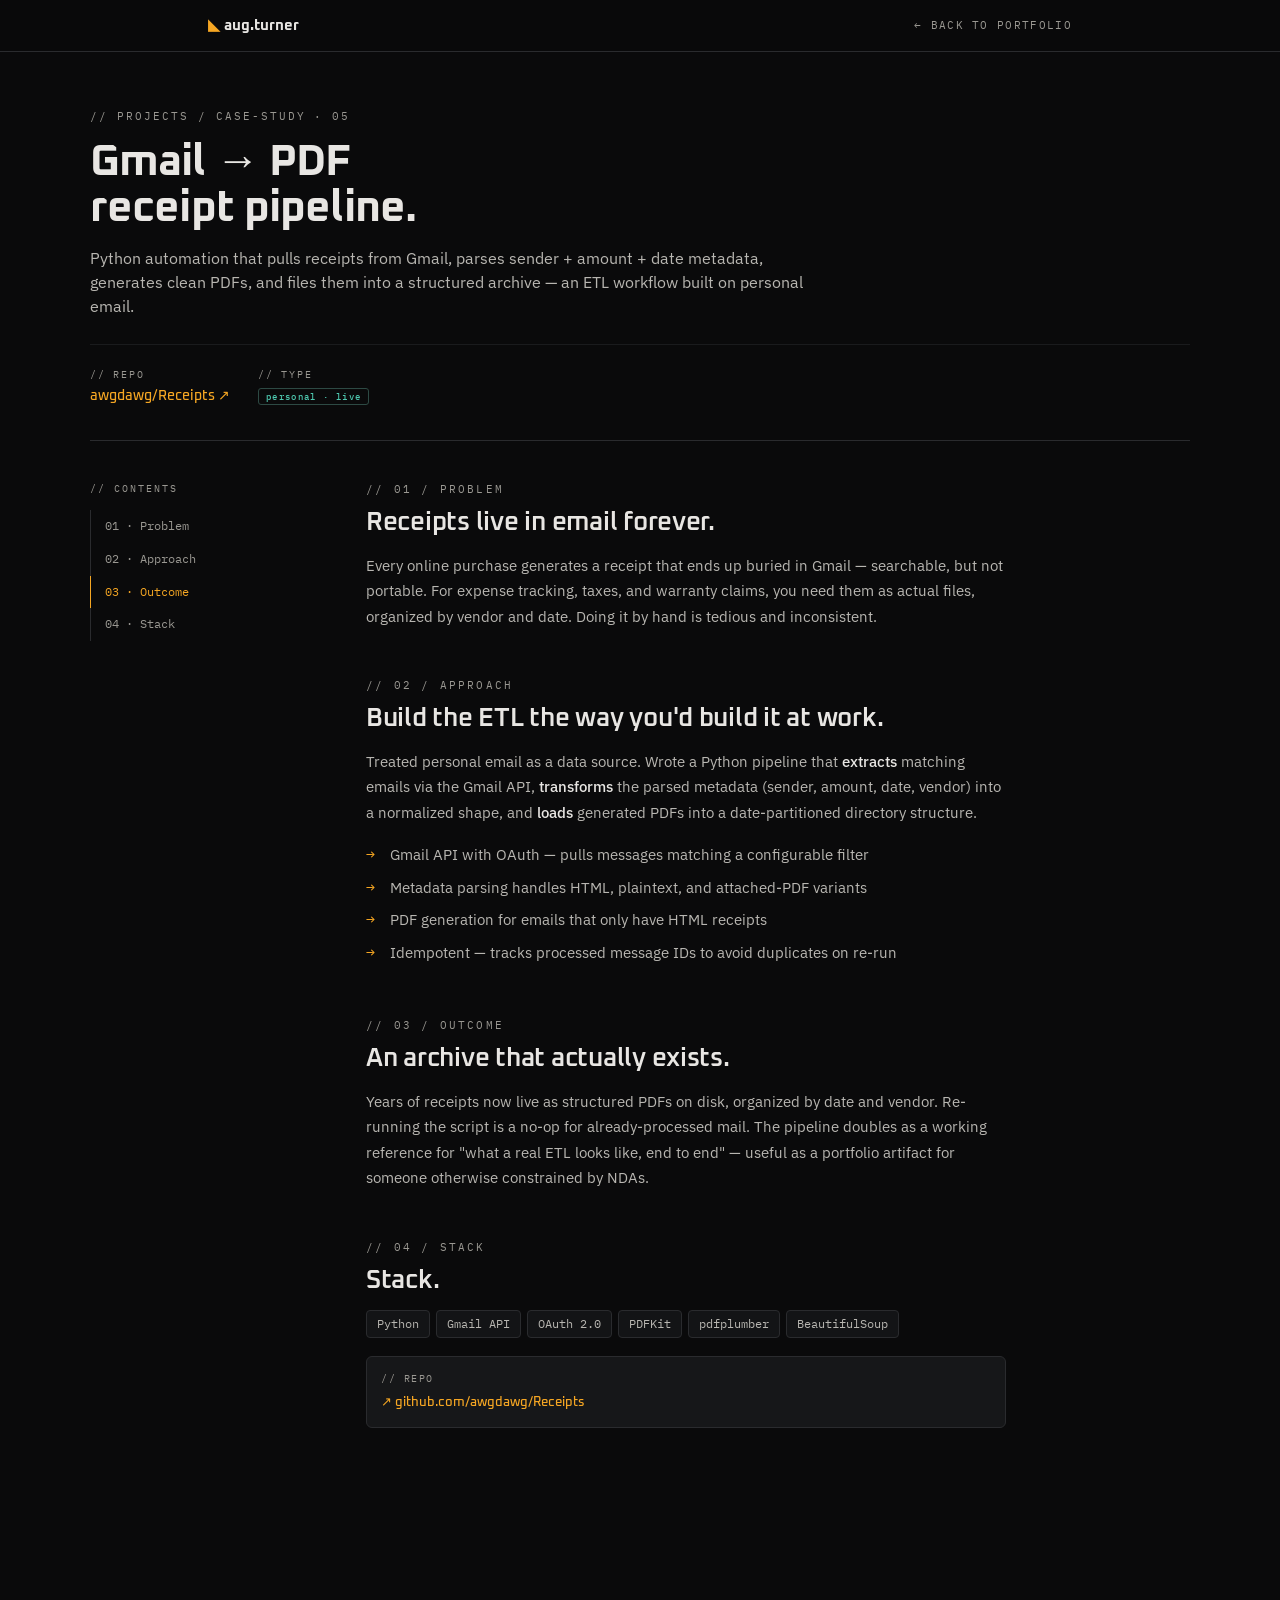
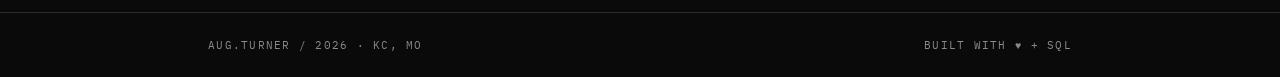
<file: projects/receipts-pipeline.html>
<!doctype html>
<html lang="en">
<head>
  <meta charset="utf-8">
  <meta name="viewport" content="width=device-width,initial-scale=1">
  <title>Gmail → PDF receipt pipeline — August Turner</title>
  <meta name="description" content="Personal project: Python ETL pulling receipts from Gmail, parsing metadata, and generating structured PDF archives.">
  <meta property="og:type" content="website">
  <meta property="og:title" content="Gmail → PDF receipt pipeline — August Turner">
  <meta property="og:description" content="Personal project: Python ETL pulling receipts from Gmail, parsing metadata, and generating structured PDF archives.">
  <meta property="og:url" content="https://augustturner.dev/projects/receipts-pipeline.html">
  <meta property="og:image" content="https://augustturner.dev/assets/og-image.png">
  <meta name="twitter:card" content="summary_large_image">
  <meta name="twitter:title" content="Gmail → PDF receipt pipeline — August Turner">
  <meta name="twitter:description" content="Personal project: Python ETL pulling receipts from Gmail, parsing metadata, and generating structured PDF archives.">
  <meta name="twitter:image" content="https://augustturner.dev/assets/og-image.png">
  <link rel="preconnect" href="https://fonts.googleapis.com">
  <link rel="preconnect" href="https://fonts.gstatic.com" crossorigin>
  <link rel="stylesheet" href="https://fonts.googleapis.com/css2?family=Oxanium:wght@400;500;600;700&family=IBM+Plex+Mono:wght@400;500&family=IBM+Plex+Sans:wght@400;500;600&display=swap">
  <link rel="stylesheet" href="../assets/styles.css">
</head>
<body>
  <a class="skip-link" href="#main">Skip to content</a>
  <nav class="nav">
    <div class="container nav-inner">
      <a href="../" class="nav-brand">aug.turner</a>
      <a href="../#projects" class="nav-links" style="font-family:var(--font-mono);font-size:11px;color:var(--text-dim);letter-spacing:0.12em;text-transform:uppercase;">← back to portfolio</a>
    </div>
  </nav>

  <header class="cs-container cs-header">
    <div class="cs-crumb">// projects / case-study · 05</div>
    <h1 class="cs-title">Gmail → PDF<br>receipt pipeline.</h1>
    <p class="cs-subtitle">Python automation that pulls receipts from Gmail, parses sender + amount + date metadata, generates clean PDFs, and files them into a structured archive — an ETL workflow built on personal email.</p>
    <div class="cs-meta">
      <div class="cs-meta-item"><div class="lbl">// repo</div><div class="val"><a href="https://github.com/awgdawg/Receipts" target="_blank" rel="noopener" style="color:var(--accent)">awgdawg/Receipts ↗</a></div></div>
      <div class="cs-meta-item"><div class="lbl">// type</div><div class="val"><span class="badge live">personal · live</span></div></div>
    </div>
  </header>

  <div class="cs-container cs-body">
    <aside class="cs-toc">
      <div class="toc-label">// contents</div>
      <ul>
        <li class="active"><a href="#problem">01 · Problem</a></li>
        <li><a href="#approach">02 · Approach</a></li>
        <li><a href="#outcome">03 · Outcome</a></li>
        <li><a href="#stack">04 · Stack</a></li>
      </ul>
    </aside>

    <main id="main">
      <section id="problem" class="cs-section">
        <div class="cs-section-num">// 01 / problem</div>
        <h2>Receipts live in email forever.</h2>
        <p>Every online purchase generates a receipt that ends up buried in Gmail — searchable, but not portable. For expense tracking, taxes, and warranty claims, you need them as actual files, organized by vendor and date. Doing it by hand is tedious and inconsistent.</p>
      </section>

      <section id="approach" class="cs-section">
        <div class="cs-section-num">// 02 / approach</div>
        <h2>Build the ETL the way you'd build it at work.</h2>
        <p>Treated personal email as a data source. Wrote a Python pipeline that <strong>extracts</strong> matching emails via the Gmail API, <strong>transforms</strong> the parsed metadata (sender, amount, date, vendor) into a normalized shape, and <strong>loads</strong> generated PDFs into a date-partitioned directory structure.</p>
        <ul>
          <li>Gmail API with OAuth — pulls messages matching a configurable filter</li>
          <li>Metadata parsing handles HTML, plaintext, and attached-PDF variants</li>
          <li>PDF generation for emails that only have HTML receipts</li>
          <li>Idempotent — tracks processed message IDs to avoid duplicates on re-run</li>
        </ul>
      </section>

      <section id="outcome" class="cs-section">
        <div class="cs-section-num">// 03 / outcome</div>
        <h2>An archive that actually exists.</h2>
        <p>Years of receipts now live as structured PDFs on disk, organized by date and vendor. Re-running the script is a no-op for already-processed mail. The pipeline doubles as a working reference for "what a real ETL looks like, end to end" — useful as a portfolio artifact for someone otherwise constrained by NDAs.</p>
      </section>

      <section id="stack" class="cs-section">
        <div class="cs-section-num">// 04 / stack</div>
        <h2>Stack.</h2>
        <div class="pill-row">
          <span class="pill">Python</span>
          <span class="pill">Gmail API</span>
          <span class="pill">OAuth 2.0</span>
          <span class="pill">PDFKit</span>
          <span class="pill">pdfplumber</span>
          <span class="pill">BeautifulSoup</span>
        </div>
        <div class="link-row" style="margin-top:18px">
          <div class="link-card"><div class="lbl">// repo</div><div class="val"><a href="https://github.com/awgdawg/Receipts" target="_blank" rel="noopener" style="color:var(--accent)">↗ github.com/awgdawg/Receipts</a></div></div>
        </div>
      </section>
    </main>
  </div>

  <footer class="footer">
    <div class="container footer-inner">
      <span>aug.turner / 2026 · KC, MO</span>
      <span>built with ♥ + SQL</span>
    </div>
  </footer>

  <script>
    // Active TOC highlight on scroll
    const tocLinks = document.querySelectorAll('.cs-toc li');
    const sections = document.querySelectorAll('.cs-section[id]');
    const obs = new IntersectionObserver((entries) => {
      entries.forEach((e) => {
        if (!e.isIntersecting) return;
        const id = e.target.id;
        tocLinks.forEach((li) => li.classList.toggle('active', li.querySelector('a').getAttribute('href') === '#' + id));
      });
    }, { rootMargin: '-30% 0px -65% 0px' });
    sections.forEach((s) => obs.observe(s));
  </script>
</body>
</html>
</file>
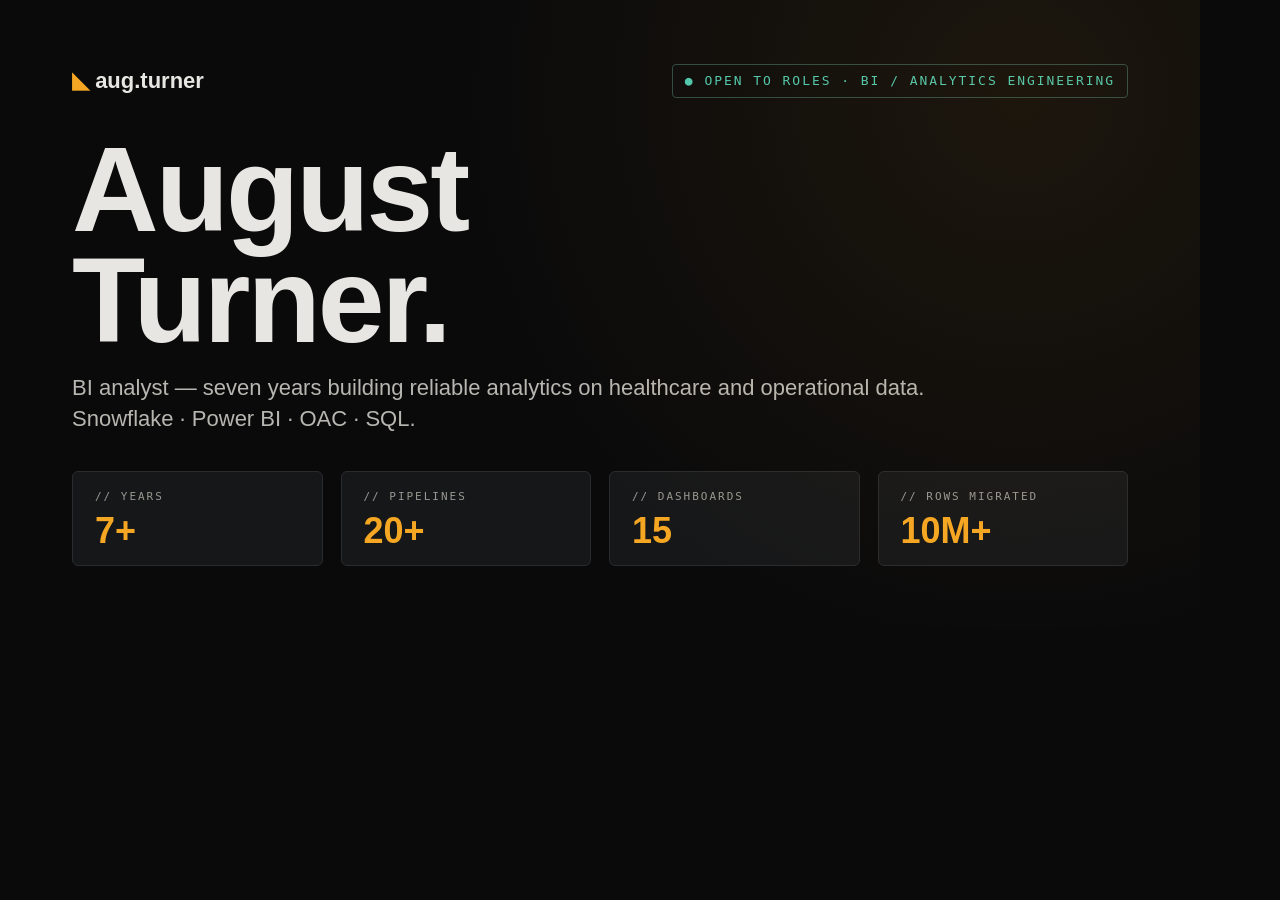
<file: tools/og-template.html>
<!doctype html>
<html lang="en">
<head>
  <meta charset="utf-8">
  <link rel="stylesheet" href="../assets/styles.css">
  <style>
    html, body { margin: 0; padding: 0; overflow: hidden; }
    .og {
      width: 1200px;
      height: 630px;
      background: var(--bg);
      color: var(--text);
      padding: 64px 72px;
      box-sizing: border-box;
      display: flex;
      flex-direction: column;
      justify-content: space-between;
      position: relative;
    }
    .og::after {
      content: '';
      position: absolute;
      inset: 0;
      pointer-events: none;
      background: radial-gradient(circle at 85% 15%, rgba(245,166,35,0.08) 0%, transparent 50%);
    }
    .og-top { display: flex; align-items: center; justify-content: space-between; }
    .og-brand { font-family: var(--font-display); font-weight: 700; font-size: 22px; }
    .og-brand::before { content: '◣ '; color: var(--accent); }
    .og-status {
      font-family: var(--font-mono);
      font-size: 13px;
      letter-spacing: 0.15em;
      color: var(--live);
      text-transform: uppercase;
      padding: 6px 12px;
      border: 1px solid var(--live-border);
      border-radius: 4px;
    }
    .og-status::before { content: '● '; }
    .og-name {
      font-family: var(--font-display);
      font-weight: 700;
      font-size: 120px;
      line-height: 0.92;
      letter-spacing: -0.025em;
    }
    .og-tagline {
      font-size: 22px;
      color: var(--text-muted);
      line-height: 1.4;
      max-width: 880px;
      margin-top: 18px;
    }
    .og-kpis { display: flex; gap: 18px; }
    .og-kpi {
      background: var(--surface);
      border: 1px solid var(--border);
      border-radius: 6px;
      padding: 16px 22px;
      flex: 1;
    }
    .og-kpi .lbl {
      font-family: var(--font-mono);
      font-size: 11px;
      letter-spacing: 0.18em;
      text-transform: uppercase;
      color: var(--text-dim);
      margin-bottom: 8px;
    }
    .og-kpi .val {
      font-family: var(--font-display);
      font-weight: 700;
      font-size: 36px;
      color: var(--accent);
      line-height: 1;
    }
    .og-kpi .unit {
      font-family: var(--font-mono);
      font-size: 12px;
      color: var(--text-dim);
      margin-left: 4px;
    }
  </style>
</head>
<body>
  <div class="og">
    <div class="og-top">
      <div class="og-brand">aug.turner</div>
      <div class="og-status">Open to roles · BI / Analytics Engineering</div>
    </div>
    <div>
      <div class="og-name">August<br>Turner.</div>
      <p class="og-tagline">BI analyst — seven years building reliable analytics on healthcare and operational data. Snowflake · Power BI · OAC · SQL.</p>
    </div>
    <div class="og-kpis">
      <div class="og-kpi"><div class="lbl">// years</div><span class="val">7+</span></div>
      <div class="og-kpi"><div class="lbl">// pipelines</div><span class="val">20+</span></div>
      <div class="og-kpi"><div class="lbl">// dashboards</div><span class="val">15</span></div>
      <div class="og-kpi"><div class="lbl">// rows migrated</div><span class="val">10M+</span></div>
    </div>
  </div>
</body>
</html>
</file>
<file: assets/styles.css>
:root {
  --bg: #0a0a0b;
  --surface: #161719;
  --surface-deep: #0d0e10;
  --border: #2a2b2e;
  --border-strong: #4a3a17;
  --text: #e8e6e3;
  --text-muted: #b8b6b1;
  --text-dim: #9a9892;
  --text-faint: #8a8a8a;
  --accent: #f5a623;
  --accent-bg: #1a1612;
  --live: #4ec9b0;
  --live-border: #2d4a44;
  --sql-keyword: #c586c0;
  --sql-fn: #4ec9b0;
  --sql-string: #f5a623;

  --font-display: 'Oxanium', sans-serif;
  --font-body: 'IBM Plex Sans', sans-serif;
  --font-mono: 'IBM Plex Mono', monospace;

  --container-max: 920px;
  --container-pad: 28px;
}

*, *::before, *::after { box-sizing: border-box; }

html { scroll-behavior: smooth; }

body {
  margin: 0;
  background: var(--bg);
  color: var(--text);
  font-family: var(--font-body);
  font-size: 15px;
  line-height: 1.55;
  -webkit-font-smoothing: antialiased;
}

h1, h2, h3, h4 {
  font-family: var(--font-display);
  font-weight: 600;
  letter-spacing: -0.01em;
  margin: 0;
}

p { margin: 0; }
a { color: inherit; text-decoration: none; }

.container {
  max-width: var(--container-max);
  margin: 0 auto;
  padding: 0 var(--container-pad);
}

.mono { font-family: var(--font-mono); }
.display { font-family: var(--font-display); }

.section-label {
  font-family: var(--font-mono);
  font-size: 11px;
  letter-spacing: 0.2em;
  text-transform: uppercase;
  color: var(--text-dim);
  margin-bottom: 14px;
}

::selection { background: var(--accent); color: #0a0a0b; }

/* ===== Nav ===== */
.nav {
  position: sticky;
  top: 0;
  z-index: 50;
  background: rgba(10, 10, 11, 0.92);
  backdrop-filter: blur(8px);
  border-bottom: 1px solid var(--border);
}
.nav-inner {
  display: flex;
  align-items: center;
  justify-content: space-between;
  padding-top: 14px;
  padding-bottom: 14px;
}
.nav-brand {
  font-family: var(--font-display);
  font-weight: 700;
  font-size: 15px;
}
.nav-brand::before { content: '◣ '; color: var(--accent); }
.nav-links {
  display: flex;
  gap: 22px;
  list-style: none;
  padding: 0;
  margin: 0;
  font-family: var(--font-mono);
  font-size: 11px;
  letter-spacing: 0.12em;
  text-transform: uppercase;
}
.nav-links a {
  color: var(--text-dim);
  padding-bottom: 2px;
  border-bottom: 1px solid transparent;
  transition: color 0.15s, border-color 0.15s;
}
.nav-links a:hover { color: var(--text); }
.nav-links a.active { color: var(--text); border-bottom-color: var(--accent); }

/* ===== Section spacing ===== */
.section { padding-top: 56px; padding-bottom: 24px; }
.section-title { font-size: 28px; line-height: 1.05; letter-spacing: -0.015em; margin-bottom: 16px; }

/* ===== Footer ===== */
.footer {
  border-top: 1px solid var(--border);
  margin-top: 56px;
}
.footer-inner {
  display: flex;
  justify-content: space-between;
  padding-top: 24px;
  padding-bottom: 24px;
  font-family: var(--font-mono);
  font-size: 10.5px;
  color: var(--text-faint);
  letter-spacing: 0.12em;
  text-transform: uppercase;
}

/* ===== Hero ===== */
.hero { padding-top: 64px; }
.hero-name {
  font-family: var(--font-display);
  font-weight: 700;
  font-size: 64px;
  line-height: 0.95;
  letter-spacing: -0.025em;
  margin: 12px 0 14px;
}
.hero-tagline {
  font-size: 17px;
  line-height: 1.45;
  color: var(--text-muted);
  max-width: 580px;
}
.status-pill {
  display: inline-flex;
  align-items: center;
  gap: 8px;
  font-family: var(--font-mono);
  font-size: 11px;
  letter-spacing: 0.15em;
  color: var(--live);
  text-transform: uppercase;
  padding: 4px 10px;
  border: 1px solid var(--live-border);
  border-radius: 4px;
  margin-top: 18px;
}
.status-pill::before { content: '●'; animation: pulse 2s ease-in-out infinite; }
@keyframes pulse { 0%, 100% { opacity: 1; } 50% { opacity: 0.4; } }
@media (prefers-reduced-motion: reduce) {
  .status-pill::before { animation: none; }
}

/* ===== KPI grid ===== */
.kpi-grid {
  display: grid;
  grid-template-columns: repeat(4, 1fr);
  gap: 12px;
  margin-top: 34px;
}
.kpi {
  background: var(--surface);
  border: 1px solid var(--border);
  border-radius: 6px;
  padding: 16px;
  transition: border-color 0.15s;
}
.kpi:hover { border-color: var(--border-strong); }
.kpi-top {
  font-family: var(--font-mono);
  font-size: 9.5px;
  letter-spacing: 0.18em;
  text-transform: uppercase;
  color: var(--text-dim);
  margin-bottom: 12px;
  display: flex;
  justify-content: space-between;
}
.kpi-val {
  font-family: var(--font-display);
  font-weight: 700;
  font-size: 32px;
  color: var(--accent);
  line-height: 1;
  letter-spacing: -0.02em;
}
.kpi-unit {
  font-family: var(--font-mono);
  font-size: 11px;
  color: var(--text-dim);
  margin-left: 6px;
}

.prose {
  font-size: 15px;
  line-height: 1.7;
  color: var(--text-muted);
  max-width: 680px;
}
.prose strong { color: var(--text); font-weight: 500; }

/* ===== Skills Grid ===== */
.skills-grid {
  display: grid;
  grid-template-columns: 180px 1fr;
  gap: 18px 24px;
  align-items: start;
  margin-top: 8px;
}
.skill-group-label {
  font-family: var(--font-mono);
  font-size: 11px;
  letter-spacing: 0.15em;
  color: var(--text-dim);
  text-transform: uppercase;
  padding-top: 5px;
}
.pill-row {
  display: flex;
  flex-wrap: wrap;
  gap: 6px;
}
.pill {
  display: inline-block;
  padding: 4px 10px;
  border: 1px solid var(--border);
  border-radius: 4px;
  font-family: var(--font-mono);
  font-size: 11.5px;
  color: var(--text-muted);
  background: #131416;
}
.pill.strong {
  color: var(--accent);
  border-color: var(--border-strong);
  background: var(--accent-bg);
}

/* ===== Projects Grid ===== */
.proj-grid {
  display: grid;
  grid-template-columns: 1fr 1fr;
  gap: 12px;
  margin-top: 24px;
}
.proj {
  background: var(--surface);
  border: 1px solid var(--border);
  border-radius: 6px;
  padding: 18px;
  min-height: 130px;
  display: block;
  transition: border-color 0.15s, transform 0.15s;
}
.proj:hover { border-color: var(--border-strong); transform: translateY(-1px); }
.proj-top {
  display: flex;
  justify-content: space-between;
  align-items: center;
  font-family: var(--font-mono);
  font-size: 10px;
  letter-spacing: 0.15em;
  text-transform: uppercase;
  color: var(--text-dim);
  margin-bottom: 12px;
}
.proj-title {
  font-family: var(--font-display);
  font-weight: 600;
  font-size: 17px;
  line-height: 1.2;
  margin-bottom: 6px;
}
.proj-desc {
  font-size: 12.5px;
  color: var(--text-dim);
  line-height: 1.5;
}
.badge {
  font-family: var(--font-mono);
  font-size: 9px;
  letter-spacing: 0.15em;
  padding: 2px 7px;
  border-radius: 3px;
  border: 1px solid var(--border);
  color: var(--text-dim);
}
.badge.live { color: var(--live); border-color: var(--live-border); }
.badge.planned { color: #d4a05e; border-color: var(--border-strong); }
.badge.work { color: var(--text-dim); border-color: var(--border); }

/* ===== BigQuery Embed ===== */
#live.container { max-width: 1240px; }

.bq-embed {
  background: var(--surface);
  border: 1px solid var(--border);
  border-radius: 6px;
  width: 100%;
  max-width: 1200px;
  height: 900px;
  margin: 0 auto;
  overflow: hidden;
}
.bq-tabs { display: flex; gap: 8px; margin-bottom: 14px; }
.bq-tab {
  font-family: var(--font-mono);
  font-size: 12px;
  letter-spacing: 0.04em;
  color: var(--text-faint);
  background: var(--surface);
  border: 1px solid var(--border);
  border-radius: 6px;
  padding: 8px 14px;
  cursor: pointer;
  transition: color 0.15s, border-color 0.15s, background 0.15s;
}
.bq-tab:hover { color: var(--text); }
.bq-tab.active {
  color: var(--bg);
  background: var(--accent);
  border-color: var(--accent);
}
.bq-panel { display: none; }
.bq-panel.active { display: block; }

/* When live, replace .bq-placeholder with:
   <iframe src="LOOKER_STUDIO_PUBLIC_URL" style="width:100%;height:100%;border:0;" loading="lazy"></iframe>
*/
.bq-placeholder {
  height: 100%;
  display: flex;
  flex-direction: column;
  align-items: center;
  justify-content: center;
  gap: 8px;
  color: var(--text-faint);
  font-family: var(--font-mono);
  font-size: 11px;
}
.bq-placeholder-title {
  font-family: var(--font-display);
  font-size: 16px;
  color: var(--text-dim);
}

/* ===== Contact Grid ===== */
.contact-grid {
  display: grid;
  grid-template-columns: repeat(4, 1fr);
  gap: 10px;
  margin-top: 24px;
}
.contact-card {
  background: var(--surface);
  border: 1px solid var(--border);
  border-radius: 6px;
  padding: 16px;
  display: block;
  transition: border-color 0.15s;
}
.contact-card:hover { border-color: var(--border-strong); }
.contact-card.cta { background: var(--accent-bg); border-color: var(--border-strong); }
.contact-card.cta .contact-val { color: var(--accent); }
.contact-label {
  font-family: var(--font-mono);
  font-size: 10px;
  letter-spacing: 0.15em;
  color: var(--text-dim);
  text-transform: uppercase;
  margin-bottom: 6px;
}
.contact-val {
  font-family: var(--font-display);
  font-weight: 500;
  font-size: 14px;
  color: var(--text);
}

/* ===== Scroll reveal ===== */
.reveal { opacity: 0; transform: translateY(8px); transition: opacity 0.5s ease, transform 0.5s ease; }
.reveal-in { opacity: 1; transform: translateY(0); }
@media (prefers-reduced-motion: reduce) {
  .reveal, .reveal-in { opacity: 1; transform: none; transition: none; }
  .status-pill::before { animation: none; }
}

/* ===== Responsive ===== */
@media (max-width: 767px) {
  :root { --container-pad: 18px; }

  .nav-links { gap: 14px; font-size: 10px; }
  .nav-links a { white-space: nowrap; }

  .hero-name { font-size: 44px; }
  .hero-tagline { font-size: 15px; }

  .kpi-grid { grid-template-columns: 1fr 1fr; }
  .kpi-val { font-size: 26px; }

  .skills-grid { grid-template-columns: 1fr; gap: 6px 0; }
  .skill-group-label { padding-top: 14px; }
  .skill-group-label:first-child { padding-top: 0; }

  .proj-grid { grid-template-columns: 1fr; }

  .contact-grid { grid-template-columns: 1fr 1fr; }

  .footer-inner { flex-direction: column; gap: 6px; text-align: center; }
  .section-title { font-size: 22px; }
  .bq-embed { height: 500px; }
}

@media (max-width: 480px) {
  .nav-links { display: none; }
}

/* ===== Case study page ===== */
.cs-container { max-width: 1100px; margin: 0 auto; padding: 0 var(--container-pad); }

.cs-header { padding: 56px 0 32px; border-bottom: 1px solid var(--border); }
.cs-crumb {
  font-family: var(--font-mono);
  font-size: 11px;
  letter-spacing: 0.18em;
  color: var(--text-dim);
  text-transform: uppercase;
  margin-bottom: 14px;
}
.cs-title {
  font-family: var(--font-display);
  font-weight: 700;
  font-size: 44px;
  line-height: 1.05;
  letter-spacing: -0.02em;
  margin: 0 0 14px;
}
.cs-subtitle { font-size: 16px; color: var(--text-muted); max-width: 720px; line-height: 1.5; }

.cs-meta { display: flex; gap: 28px; margin-top: 26px; padding-top: 22px; border-top: 1px solid #1a1b1d; flex-wrap: wrap; }
.cs-meta-item .lbl {
  font-family: var(--font-mono);
  font-size: 10px;
  letter-spacing: 0.18em;
  color: var(--text-dim);
  text-transform: uppercase;
  margin-bottom: 4px;
}
.cs-meta-item .val { font-family: var(--font-display); font-weight: 500; font-size: 14px; }

.cs-body { display: grid; grid-template-columns: 220px 1fr; gap: 56px; padding: 40px 0 80px; }
.cs-toc { position: sticky; top: 80px; align-self: start; }
.cs-toc .toc-label {
  font-family: var(--font-mono);
  font-size: 10px;
  letter-spacing: 0.2em;
  color: var(--text-dim);
  text-transform: uppercase;
  margin-bottom: 14px;
}
.cs-toc ul { list-style: none; padding: 0; margin: 0; }
.cs-toc li {
  font-family: var(--font-mono);
  font-size: 12px;
  padding: 7px 0 7px 14px;
  border-left: 1px solid var(--border);
  color: var(--text-dim);
}
.cs-toc li.active { color: var(--accent); border-left-color: var(--accent); }
.cs-toc a { color: inherit; display: block; }

.cs-section { margin-bottom: 48px; scroll-margin-top: 80px; }
.cs-section-num {
  font-family: var(--font-mono);
  font-size: 11px;
  letter-spacing: 0.2em;
  color: var(--text-dim);
  text-transform: uppercase;
  margin-bottom: 10px;
}
.cs-section h2 { font-size: 26px; line-height: 1.1; margin-bottom: 16px; }
.cs-section p { font-size: 15px; line-height: 1.7; color: var(--text-muted); margin: 0 0 14px; max-width: 640px; }
.cs-section strong { color: var(--text); font-weight: 500; }
.cs-section ul { list-style: none; padding: 0; margin: 8px 0 14px; }
.cs-section ul li {
  font-size: 14.5px;
  color: var(--text-muted);
  padding: 5px 0 5px 24px;
  position: relative;
  line-height: 1.55;
  max-width: 640px;
}
.cs-section ul li::before {
  content: '→';
  position: absolute;
  left: 0;
  color: var(--accent);
  font-family: var(--font-mono);
}

.code-block {
  background: var(--surface-deep);
  border: 1px solid var(--border);
  border-radius: 6px;
  padding: 16px 18px;
  font-family: var(--font-mono);
  font-size: 12.5px;
  line-height: 1.6;
  margin: 20px 0;
  max-width: 720px;
  overflow-x: auto;
  white-space: pre;
}
.sql-keyword { color: var(--sql-keyword); }
.sql-fn { color: var(--sql-fn); }
.sql-string { color: var(--sql-string); }
.sql-comment { color: var(--text-faint); font-style: italic; }

.outcome-grid {
  display: grid;
  grid-template-columns: repeat(3, 1fr);
  gap: 12px;
  max-width: 640px;
  margin: 16px 0 8px;
}
.outcome {
  background: var(--surface);
  border: 1px solid var(--border);
  border-radius: 6px;
  padding: 14px;
}
.outcome .lbl {
  font-family: var(--font-mono);
  font-size: 10px;
  letter-spacing: 0.15em;
  color: var(--text-dim);
  text-transform: uppercase;
  margin-bottom: 8px;
}
.outcome .val { font-family: var(--font-display); font-weight: 700; font-size: 24px; color: var(--accent); line-height: 1; }

.link-row { display: flex; gap: 10px; max-width: 640px; flex-wrap: wrap; }
.link-card {
  flex: 1 1 200px;
  background: var(--surface);
  border: 1px solid var(--border);
  border-radius: 6px;
  padding: 14px;
}
.link-card .lbl {
  font-family: var(--font-mono);
  font-size: 10px;
  letter-spacing: 0.15em;
  color: var(--text-dim);
  text-transform: uppercase;
  margin-bottom: 6px;
}
.link-card .val { font-family: var(--font-display); font-weight: 500; font-size: 13px; color: var(--accent); }

/* Case study mobile */
@media (max-width: 767px) {
  .cs-title { font-size: 32px; }
  .cs-body { grid-template-columns: 1fr; gap: 24px; }
  .cs-toc { position: static; }
  .cs-toc ul { display: flex; flex-wrap: wrap; gap: 6px; }
  .cs-toc li { border-left: none; padding: 4px 8px; border: 1px solid var(--border); border-radius: 3px; }
  .outcome-grid { grid-template-columns: 1fr 1fr; }
  .cs-meta { gap: 18px; }
}

/* In-development banner */
.dev-banner {
  background: var(--accent-bg);
  border: 1px solid var(--border-strong);
  border-radius: 6px;
  padding: 12px 16px;
  font-family: var(--font-mono);
  font-size: 12px;
  color: var(--accent);
  margin-bottom: 24px;
  max-width: 640px;
}
.dev-banner::before { content: '⚙ '; }

/* ===== Skip nav (accessibility) ===== */
.skip-link {
  position: absolute;
  top: -40px;
  left: 0;
  background: var(--accent);
  color: var(--bg);
  padding: 8px 12px;
  font-family: var(--font-mono);
  font-size: 12px;
  letter-spacing: 0.12em;
  text-transform: uppercase;
  border-radius: 0 0 4px 0;
  z-index: 100;
  transition: top 0.15s;
}
.skip-link:focus { top: 0; outline: none; }
</file>
